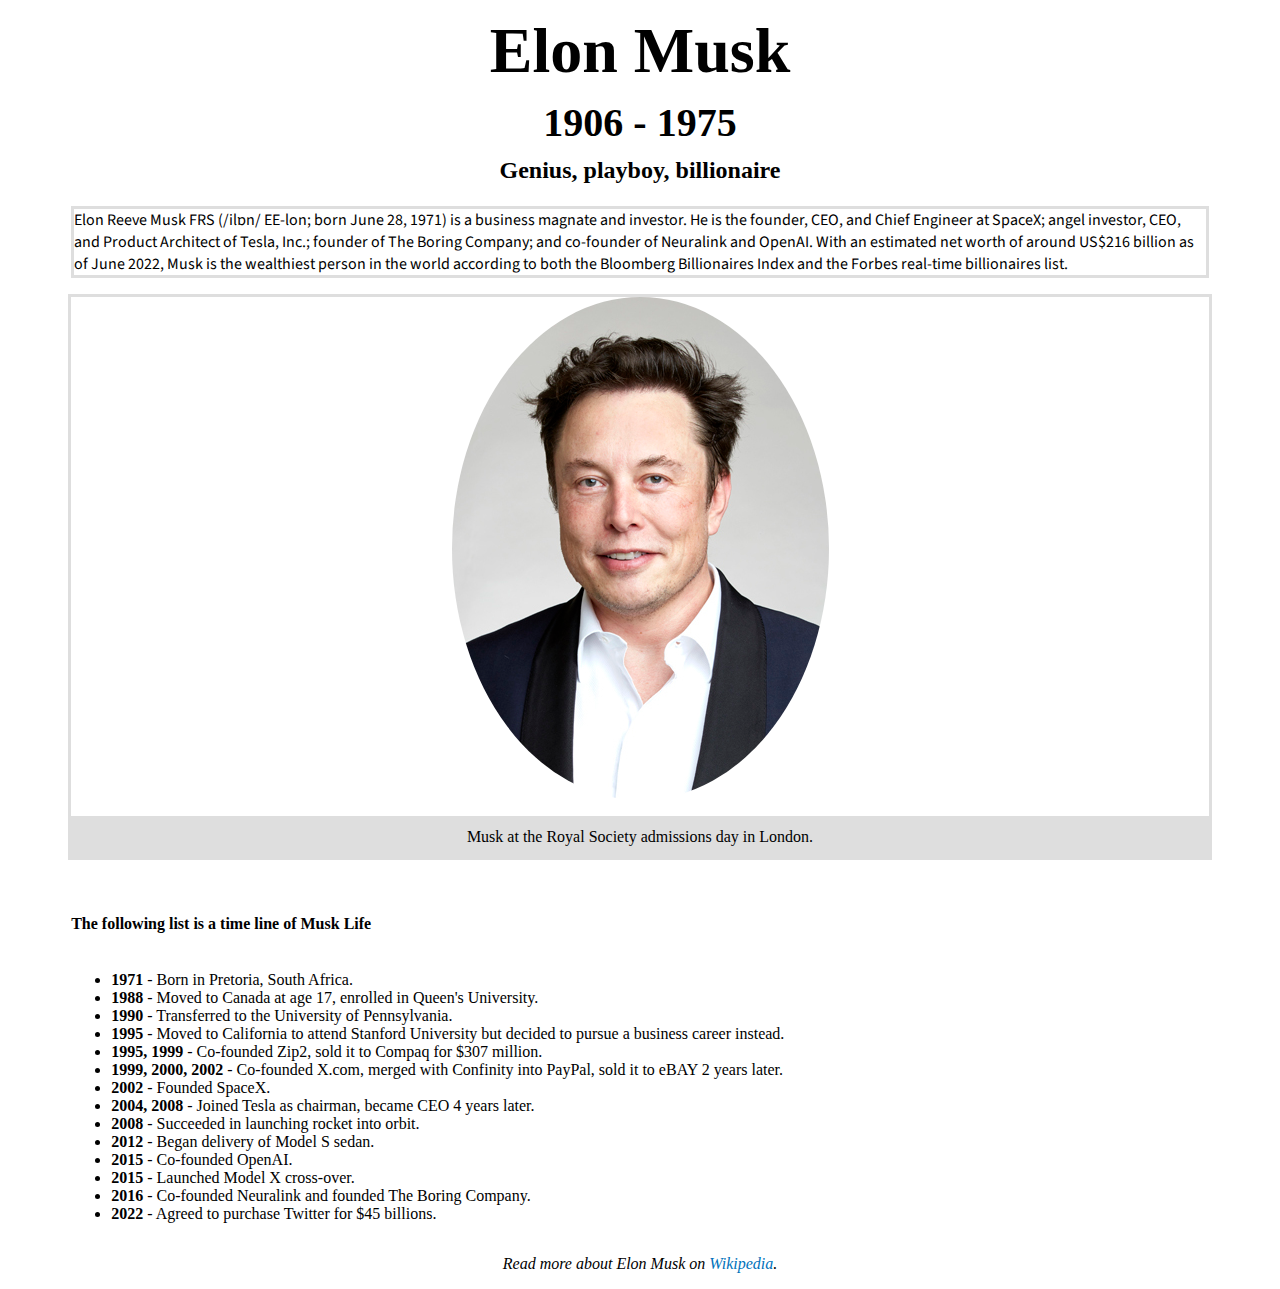
<file: Task_1.1/index.html>
<!DOCTYPE html>
<html>
  <head>
    <link rel="stylesheet" href="styles.css" />
    <link rel="preconnect" href="https://fonts.googleapis.com" />
    <link rel="preconnect" href="https://fonts.gstatic.com" crossorigin />
    <link
      href="https://fonts.googleapis.com/css2?family=Source+Sans+Pro:ital,wght@1,200;1,400&display=swap"
      rel="stylesheet"
    />
    <!-- Merge request update-->
  </head>

  <body>
    <div class="article">
      <h1 class="headline__title">Elon Musk</h1>
      <h3 class="headline__caption--large">1906 - 1975</h3>
      <h4 class="headline__caption--small">Genius, playboy, billionaire</h4>

      <p
        style="
          border: solid #dedede;
          font-family: 'Source Sans Pro', sans-serif;
        "
      >
        Elon Reeve Musk FRS (/ilɒn/ EE-lon; born June 28, 1971) is a business
        magnate and investor. He is the founder, CEO, and Chief Engineer at
        SpaceX; angel investor, CEO, and Product Architect of Tesla, Inc.;
        founder of The Boring Company; and co-founder of Neuralink and OpenAI.
        With an estimated net worth of around US$216 billion as of June 2022,
        Musk is the wealthiest person in the world according to both the
        Bloomberg Billionaires Index and the Forbes real-time billionaires list.
      </p>

      <section
        style="
          border: solid #dedede;
          width: 100%;
          display: flex;
          flex-direction: column;
          align-items: center;
        "
      >
        <img
          style="border-radius: 50%; max-width: 50%; height: auto"
          src="./images/ElonMusk.jpg"
        />
        <p
          style="
            width: 100%;
            background-color: #dedede;
            padding-top: 1%;
            padding-bottom: 1%;
            margin-bottom: 0;
            text-align: center;
          "
        >
          Musk at the Royal Society admissions day in London.
        </p>
      </section>

      <div class="timeline">
        <h4>The following list is a time line of Musk Life</h4>
        <ul class="timeline__table">
          <li><span>1971</span> - Born in Pretoria, South Africa.</li>
          <li>
            <span>1988</span>
            - Moved to Canada at age 17, enrolled in Queen's University.
          </li>
          <li>
            <span>1990</span> - Transferred to the University of Pennsylvania.
          </li>
          <li>
            <span>1995</span>
            - Moved to California to attend Stanford University but decided to
            pursue a business career instead.
          </li>
          <li>
            <span>1995, 1999</span>
            - Co-founded Zip2, sold it to Compaq for $307 million.
          </li>
          <li>
            <span>1999, 2000, 2002</span>
            - Co-founded X.com, merged with Confinity into PayPal, sold it to
            eBAY 2 years later.
          </li>
          <li><span>2002</span> - Founded SpaceX.</li>
          <li>
            <span>2004, 2008</span>
            - Joined Tesla as chairman, became CEO 4 years later.
          </li>
          <li><span>2008</span> - Succeeded in launching rocket into orbit.</li>
          <li><span>2012</span> - Began delivery of Model S sedan.</li>
          <li><span>2015</span> - Co-founded OpenAI.</li>
          <li><span>2015</span> - Launched Model X cross-over.</li>
          <li>
            <span>2016</span> - Co-founded Neuralink and founded The Boring
            Company.
          </li>
          <li>
            <span>2022</span> - Agreed to purchase Twitter for $45 billions.
          </li>
        </ul>
      </div>
    </div>
    <p style="font-style: italic; text-align: center">
      Read more about Elon Musk on
      <a class="link--external" href="https://en.wikipedia.org/wiki/Elon_Musk"
        >Wikipedia</a
      >.
    </p>
  </body>
</html>
</file>
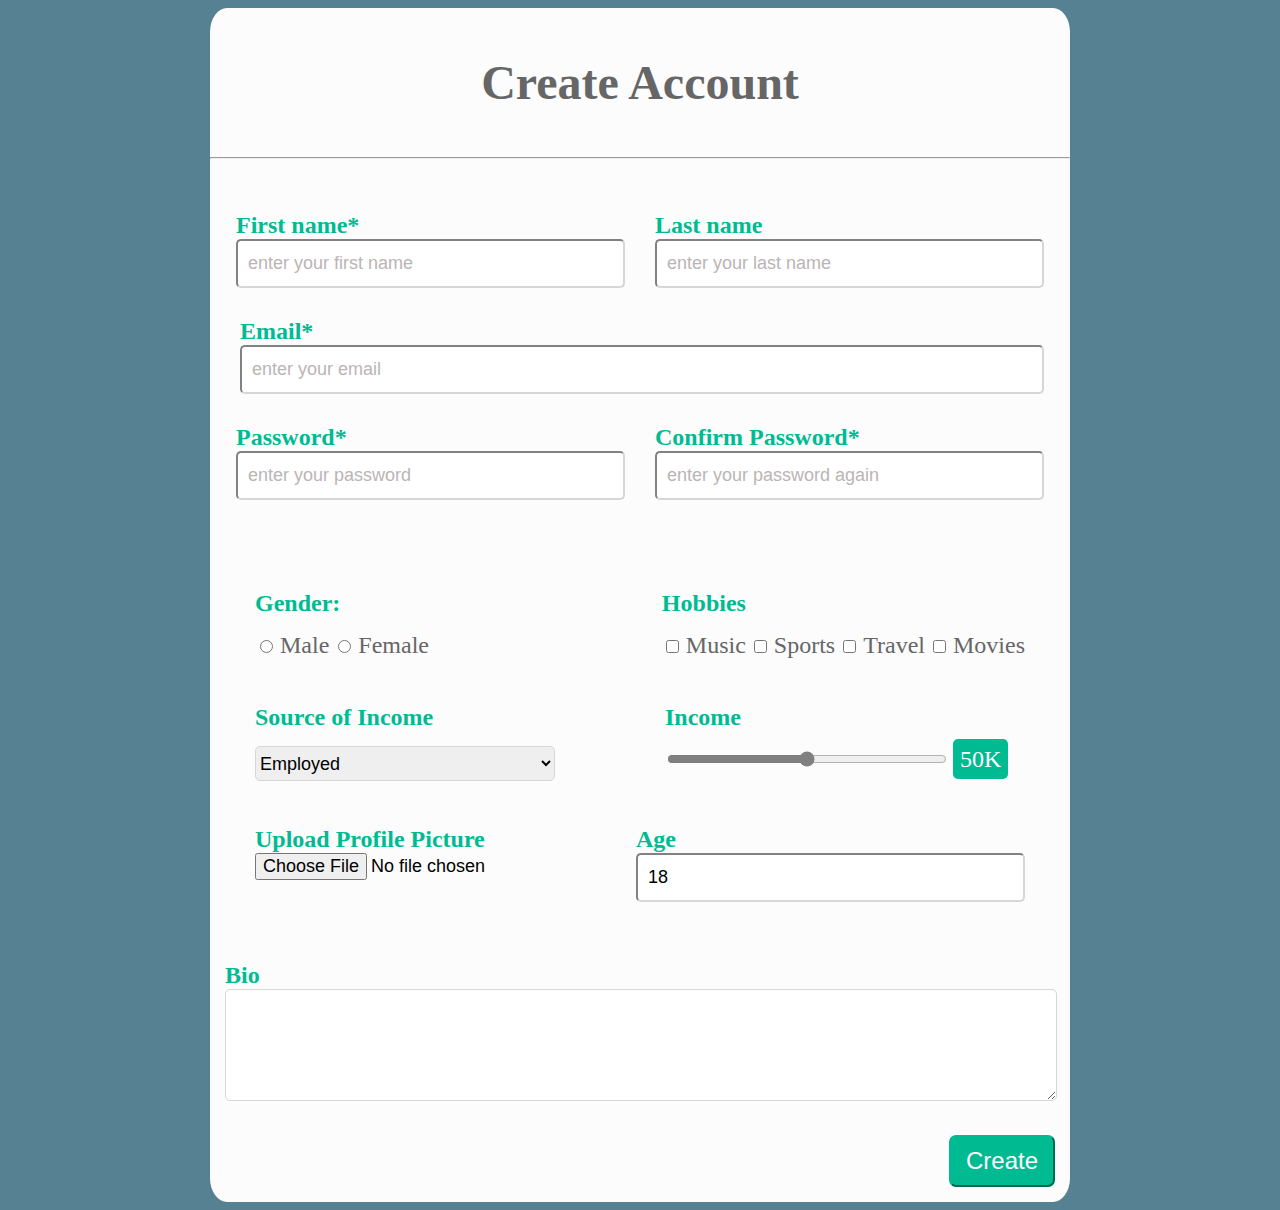
<file: Task_1.3/index.html>
<!DOCTYPE html>
<html>
  <head>
    <title>Form</title>
    <link rel="stylesheet" href="styles.css" />
    <meta charset="utf-8" />
  </head>

  <body>
    <form class="account-create">
      <div class="heading">
        <h1>Create Account</h1>
      </div>
      <hr />
      <section class="container">
        <div class="authorization-fields">
          <div class="names">
            <div>
              <label for="fname">First name*</label>
              <input
                type="text"
                id="fname"
                name="fname"
                placeholder="enter your first name"
              />
            </div>
            <div>
              <label for="lname">Last name</label>
              <input
                type="text"
                id="lname"
                name="lname"
                placeholder="enter your last name"
              />
            </div>
          </div>

          <div class="emails">
            <label for="email">Email*</label>
            <input
              type="text"
              id="email"
              name="email"
              placeholder="enter your email"
            />
          </div>

          <div class="passwords">
            <div>
              <label for="pass">Password*</label>
              <input
                type="password"
                id="pass"
                name="pass"
                placeholder="enter your password"
              />
            </div>
            <div>
              <label for="cpass">Confirm Password*</label>
              <input
                type="password"
                id="cpass"
                name="pass"
                placeholder="enter your password again"
              />
            </div>
          </div>
        </div>

        <div class="personal-info">
          <div class="miscellaneous">
            <div>
              <label>Gender:</label>
              <div class="break"></div>
              <input type="radio" id="male" name="sex" value="kek" />
              <label for="male">Male</label>
              <input type="radio" id="female" name="sex" value="kek" />
              <label for="female">Female</label>
            </div>
            <div>
              <label>Hobbies</label>
              <div class="break"></div>
              <input type="checkbox" id="hobby1" name="hobby1" value="kek" />
              <label for="hobby1">Music</label>
              <input type="checkbox" id="hobby2" name="hobby2" value="kek" />
              <label for="hobby2">Sports</label>
              <input type="checkbox" id="hobby3" name="hobby3" value="kek" />
              <label for="hobby3">Travel</label>
              <input type="checkbox" id="hobby4" name="hobby4" value="kek" />
              <label for="hobby4">Movies</label>
            </div>
          </div>

          <div class="income">
            <div>
              <label>Source of Income</label>
              <div class="break"></div>

              <select id="income" name="income">
                <option value="Employed">Employed</option>
                <option value="Scam">Scam</option>
              </select>
            </div>

            <div>
              <label>Income</label>
              <div class="break"></div>

              <form>
                <input
                  class="slider"
                  oninput="result.value=parseInt(a.value) + 'K'"
                  type="range"
                  id="a"
                  name="a"
                  value="50"
                />
                <output name="result">50K</output>
              </form>
            </div>
          </div>

          <div>
            <div>
              <label>Upload Profile Picture</label>
              <input class="input-file" type="file" id="file" name="file" />
            </div>
            <div>
              <label>Age</label>
              <input
                class="ageTxtBox"
                type="text"
                id="age"
                name="age"
                value="18"
              />
            </div>
          </div>
        </div>
        <div class="bio">
          <label>Bio</label>
          <textarea name="bio"> </textarea>
        </div>
        <div class="submit-button">
          <input type="submit" value="Create" />
        </div>
      </section>
    </form>
  </body>
</html>
</file>
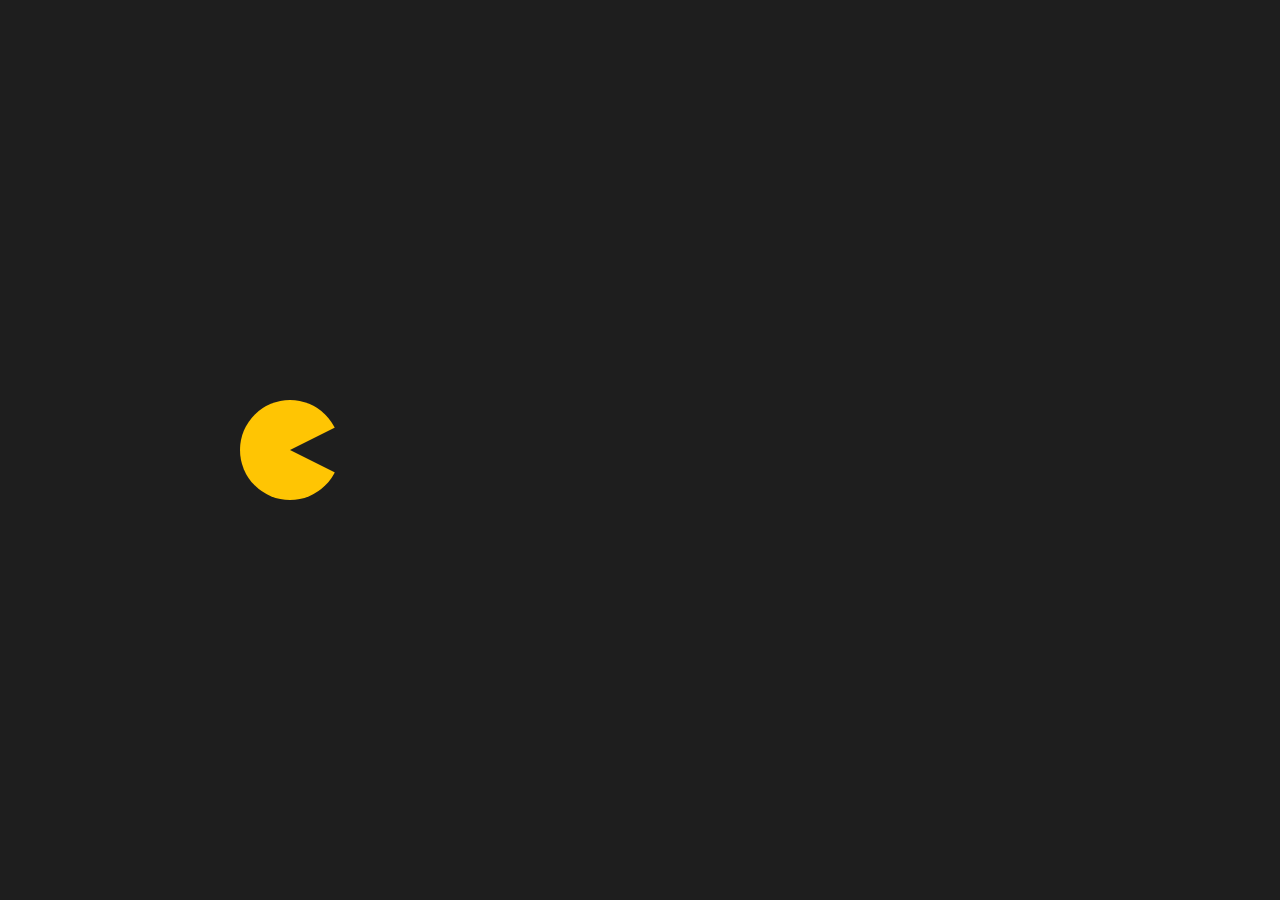
<file: Task_1.4/index.html>
<!DOCTYPE html>
<html>
  <head>
    <title>Animation</title>
    <link rel="stylesheet" href="styles.css" />
    <meta charset="utf-8" />
  </head>
  <body>
    <div class="container">
      <div class="pacman">
        <div class="pacman__mouth"></div>
      </div>
      <div>
        <div class="food"></div>
        <div class="food"></div>
        <div class="food"></div>
        <div class="food"></div>
        <div class="food"></div>
        <div class="food"></div>
        <div class="food"></div>
      </div>
    </div>
  </body>
</html>
</file>
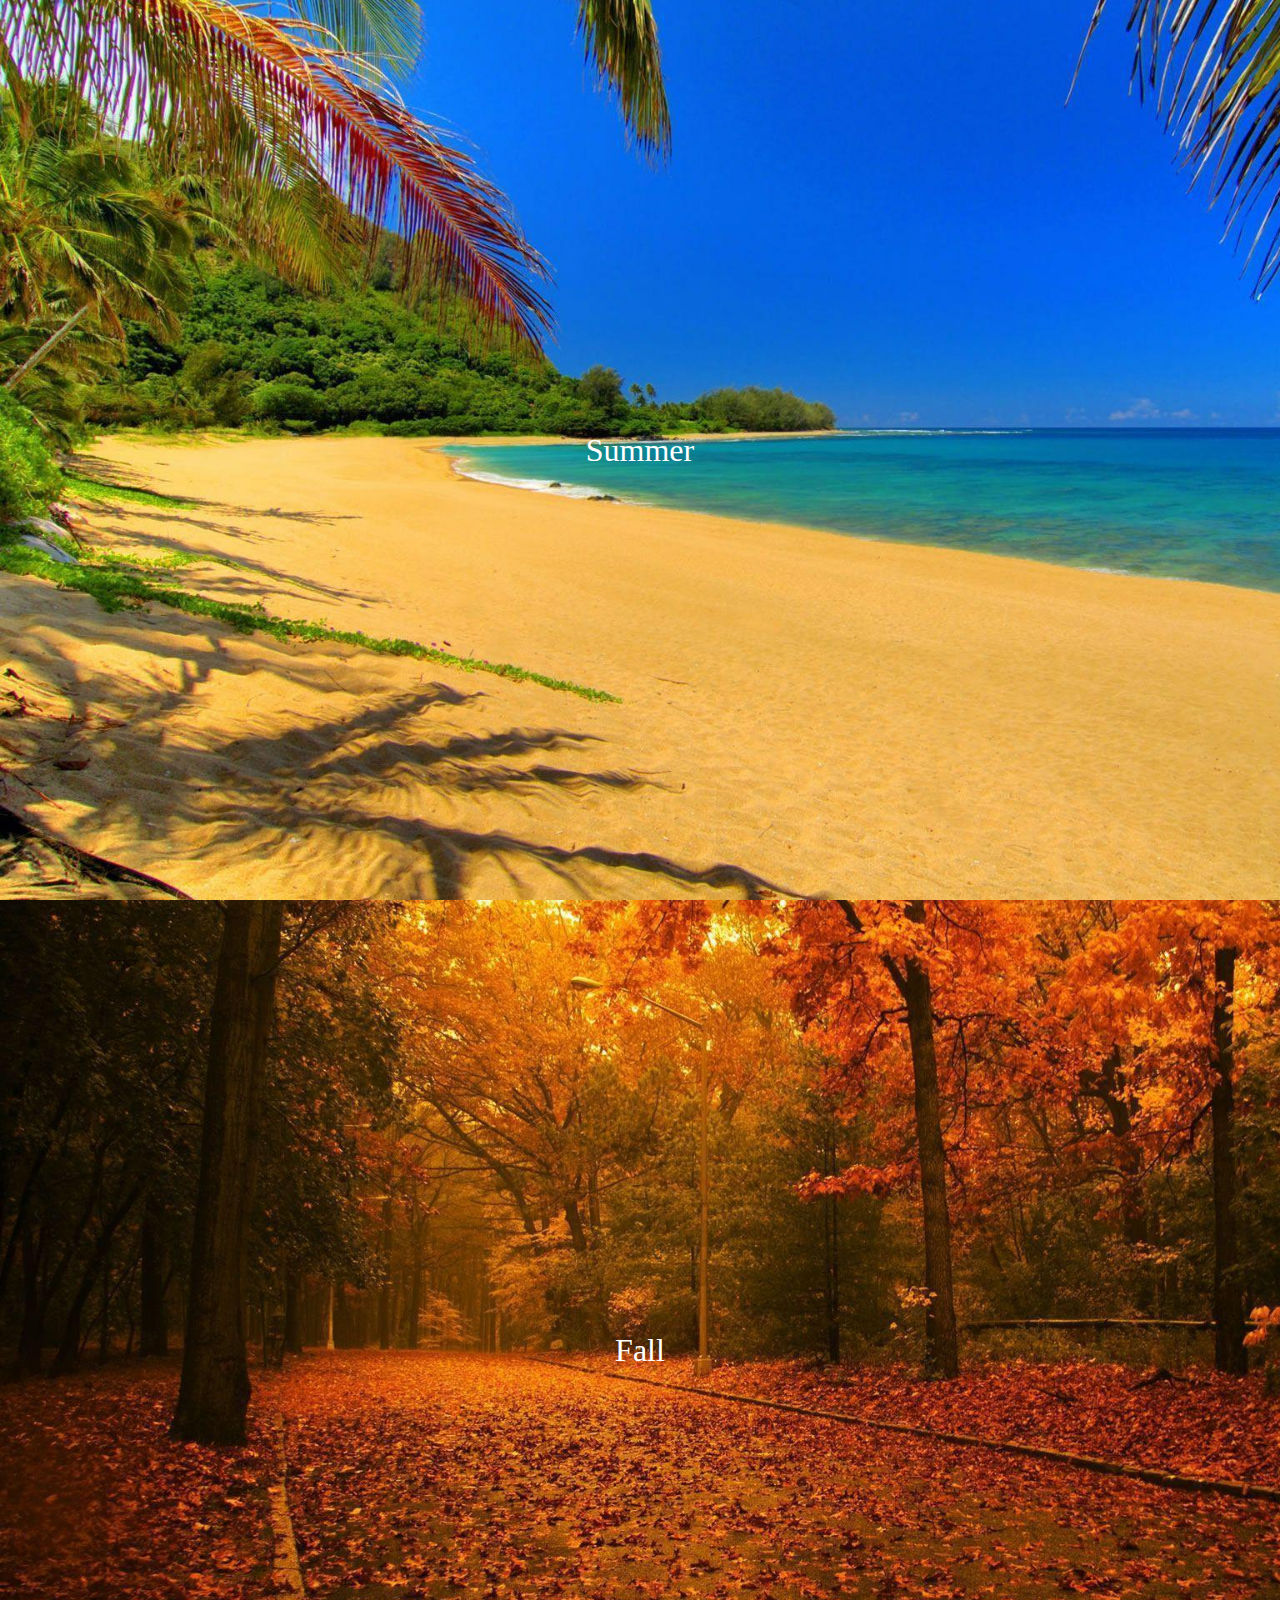
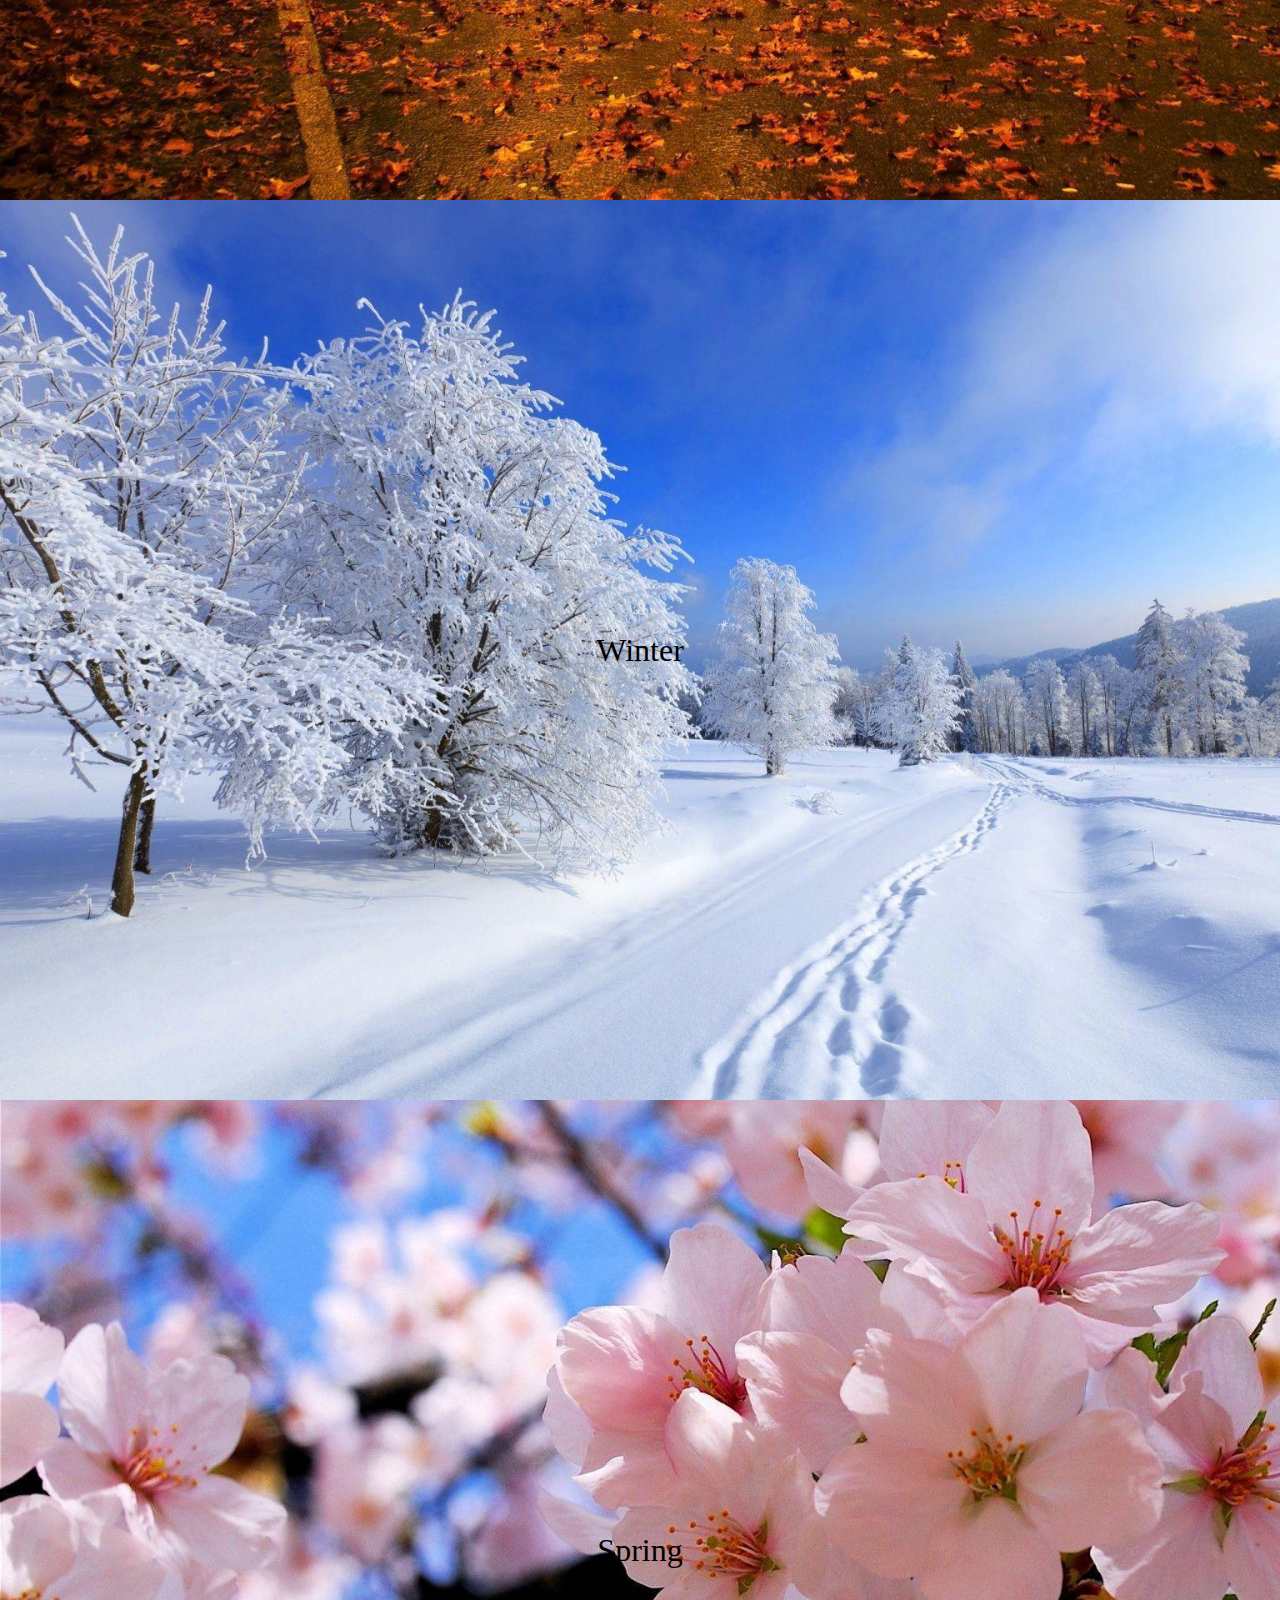
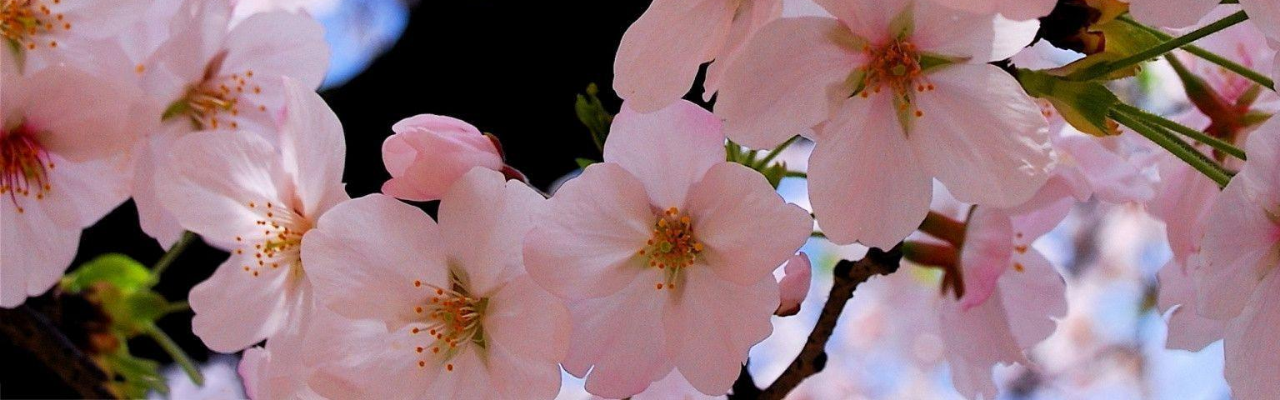
<file: Task_1.5/index.html>
<!DOCTYPE html>
<html>
  <head>
    <title>Parallax</title>
    <link rel="stylesheet" href="styles.css" />
    <meta charset="utf-8" />
  </head>
  <body>
    <div class="parallax">Summer</div>
    <div class="parallax">Fall</div>
    <div class="parallax">Winter</div>
    <div class="parallax">Spring</div>
  </body>
</html>
</file>
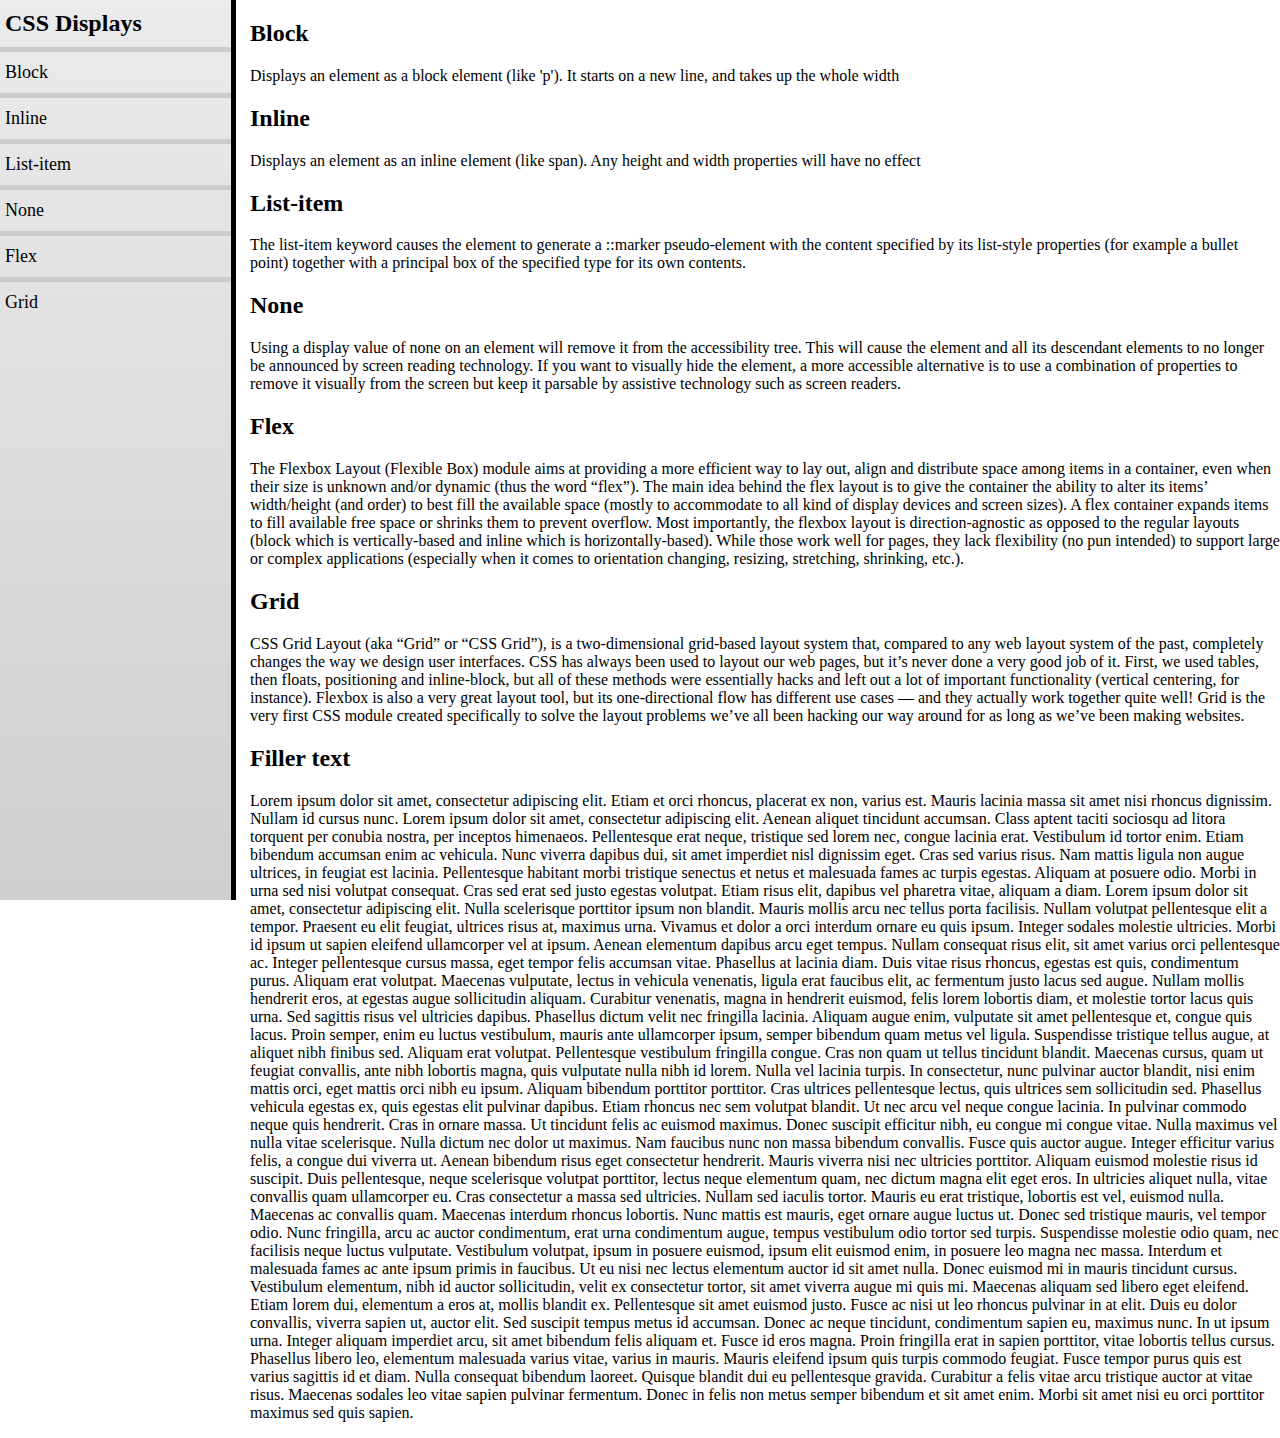
<file: Task_1.6/index.html>
<!DOCTYPE html>
<html>
  <head>
    <title>CSS Documentation</title>
    <link rel="stylesheet" href="styles.css" />
    <meta charset="utf-8" />
  </head>
  <body>
    <aside class="nav">
      <h2>CSS Displays</h2>
      <ul>
        <li><a href="#display-block">Block</a></li>
        <li><a href="#display-inline">Inline</a></li>
        <li><a href="#display-list-item">List-item</a></li>
        <li><a href="#display-none">None</a></li>
        <li><a href="#display-flex">Flex</a></li>
        <li><a href="#display-grid">Grid</a></li>
      </ul>
    </aside>
    <div class="content">
      <section>
        <h2 id="display-block">Block</h2>
        <p>
          Displays an element as a block element (like 'p'). It starts on a new
          line, and takes up the whole width
        </p>
      </section>
      <section>
        <h2 id="display-inline">Inline</h2>
        <p>
          Displays an element as an inline element (like span). Any height and
          width properties will have no effect
        </p>
      </section>
      <section>
        <h2 id="display-list-item">List-item</h2>
        <p>
          The list-item keyword causes the element to generate a ::marker
          pseudo-element with the content specified by its list-style properties
          (for example a bullet point) together with a principal box of the
          specified type for its own contents.
        </p>
      </section>
      <section id="display-none">
        <h2>None</h2>
        <p>
          Using a display value of none on an element will remove it from the
          accessibility tree. This will cause the element and all its descendant
          elements to no longer be announced by screen reading technology. If
          you want to visually hide the element, a more accessible alternative
          is to use a combination of properties to remove it visually from the
          screen but keep it parsable by assistive technology such as screen
          readers.
        </p>
      </section>
      <section>
        <h2 id="display-flex">Flex</h2>
        <p>
          The Flexbox Layout (Flexible Box) module aims at providing a more
          efficient way to lay out, align and distribute space among items in a
          container, even when their size is unknown and/or dynamic (thus the
          word “flex”). The main idea behind the flex layout is to give the
          container the ability to alter its items’ width/height (and order) to
          best fill the available space (mostly to accommodate to all kind of
          display devices and screen sizes). A flex container expands items to
          fill available free space or shrinks them to prevent overflow. Most
          importantly, the flexbox layout is direction-agnostic as opposed to
          the regular layouts (block which is vertically-based and inline which
          is horizontally-based). While those work well for pages, they lack
          flexibility (no pun intended) to support large or complex applications
          (especially when it comes to orientation changing, resizing,
          stretching, shrinking, etc.).
        </p>
      </section>
      <section id="display-grid">
        <h2>Grid</h2>
        <p>
          CSS Grid Layout (aka “Grid” or “CSS Grid”), is a two-dimensional
          grid-based layout system that, compared to any web layout system of
          the past, completely changes the way we design user interfaces. CSS
          has always been used to layout our web pages, but it’s never done a
          very good job of it. First, we used tables, then floats, positioning
          and inline-block, but all of these methods were essentially hacks and
          left out a lot of important functionality (vertical centering, for
          instance). Flexbox is also a very great layout tool, but its
          one-directional flow has different use cases — and they actually work
          together quite well! Grid is the very first CSS module created
          specifically to solve the layout problems we’ve all been hacking our
          way around for as long as we’ve been making websites.
        </p>
      </section>
      <section>
        <h2>Filler text</h2>
        <p>
          Lorem ipsum dolor sit amet, consectetur adipiscing elit. Etiam et orci
          rhoncus, placerat ex non, varius est. Mauris lacinia massa sit amet
          nisi rhoncus dignissim. Nullam id cursus nunc. Lorem ipsum dolor sit
          amet, consectetur adipiscing elit. Aenean aliquet tincidunt accumsan.
          Class aptent taciti sociosqu ad litora torquent per conubia nostra,
          per inceptos himenaeos. Pellentesque erat neque, tristique sed lorem
          nec, congue lacinia erat. Vestibulum id tortor enim. Etiam bibendum
          accumsan enim ac vehicula. Nunc viverra dapibus dui, sit amet
          imperdiet nisl dignissim eget. Cras sed varius risus. Nam mattis
          ligula non augue ultrices, in feugiat est lacinia. Pellentesque
          habitant morbi tristique senectus et netus et malesuada fames ac
          turpis egestas. Aliquam at posuere odio. Morbi in urna sed nisi
          volutpat consequat. Cras sed erat sed justo egestas volutpat. Etiam
          risus elit, dapibus vel pharetra vitae, aliquam a diam. Lorem ipsum
          dolor sit amet, consectetur adipiscing elit. Nulla scelerisque
          porttitor ipsum non blandit. Mauris mollis arcu nec tellus porta
          facilisis. Nullam volutpat pellentesque elit a tempor. Praesent eu
          elit feugiat, ultrices risus at, maximus urna. Vivamus et dolor a orci
          interdum ornare eu quis ipsum. Integer sodales molestie ultricies.
          Morbi id ipsum ut sapien eleifend ullamcorper vel at ipsum. Aenean
          elementum dapibus arcu eget tempus. Nullam consequat risus elit, sit
          amet varius orci pellentesque ac. Integer pellentesque cursus massa,
          eget tempor felis accumsan vitae. Phasellus at lacinia diam. Duis
          vitae risus rhoncus, egestas est quis, condimentum purus. Aliquam erat
          volutpat. Maecenas vulputate, lectus in vehicula venenatis, ligula
          erat faucibus elit, ac fermentum justo lacus sed augue. Nullam mollis
          hendrerit eros, at egestas augue sollicitudin aliquam. Curabitur
          venenatis, magna in hendrerit euismod, felis lorem lobortis diam, et
          molestie tortor lacus quis urna. Sed sagittis risus vel ultricies
          dapibus. Phasellus dictum velit nec fringilla lacinia. Aliquam augue
          enim, vulputate sit amet pellentesque et, congue quis lacus. Proin
          semper, enim eu luctus vestibulum, mauris ante ullamcorper ipsum,
          semper bibendum quam metus vel ligula. Suspendisse tristique tellus
          augue, at aliquet nibh finibus sed. Aliquam erat volutpat.
          Pellentesque vestibulum fringilla congue. Cras non quam ut tellus
          tincidunt blandit. Maecenas cursus, quam ut feugiat convallis, ante
          nibh lobortis magna, quis vulputate nulla nibh id lorem. Nulla vel
          lacinia turpis. In consectetur, nunc pulvinar auctor blandit, nisi
          enim mattis orci, eget mattis orci nibh eu ipsum. Aliquam bibendum
          porttitor porttitor. Cras ultrices pellentesque lectus, quis ultrices
          sem sollicitudin sed. Phasellus vehicula egestas ex, quis egestas elit
          pulvinar dapibus. Etiam rhoncus nec sem volutpat blandit. Ut nec arcu
          vel neque congue lacinia. In pulvinar commodo neque quis hendrerit.
          Cras in ornare massa. Ut tincidunt felis ac euismod maximus. Donec
          suscipit efficitur nibh, eu congue mi congue vitae. Nulla maximus vel
          nulla vitae scelerisque. Nulla dictum nec dolor ut maximus. Nam
          faucibus nunc non massa bibendum convallis. Fusce quis auctor augue.
          Integer efficitur varius felis, a congue dui viverra ut. Aenean
          bibendum risus eget consectetur hendrerit. Mauris viverra nisi nec
          ultricies porttitor. Aliquam euismod molestie risus id suscipit. Duis
          pellentesque, neque scelerisque volutpat porttitor, lectus neque
          elementum quam, nec dictum magna elit eget eros. In ultricies aliquet
          nulla, vitae convallis quam ullamcorper eu. Cras consectetur a massa
          sed ultricies. Nullam sed iaculis tortor. Mauris eu erat tristique,
          lobortis est vel, euismod nulla. Maecenas ac convallis quam. Maecenas
          interdum rhoncus lobortis. Nunc mattis est mauris, eget ornare augue
          luctus ut. Donec sed tristique mauris, vel tempor odio. Nunc
          fringilla, arcu ac auctor condimentum, erat urna condimentum augue,
          tempus vestibulum odio tortor sed turpis. Suspendisse molestie odio
          quam, nec facilisis neque luctus vulputate. Vestibulum volutpat, ipsum
          in posuere euismod, ipsum elit euismod enim, in posuere leo magna nec
          massa. Interdum et malesuada fames ac ante ipsum primis in faucibus.
          Ut eu nisi nec lectus elementum auctor id sit amet nulla. Donec
          euismod mi in mauris tincidunt cursus. Vestibulum elementum, nibh id
          auctor sollicitudin, velit ex consectetur tortor, sit amet viverra
          augue mi quis mi. Maecenas aliquam sed libero eget eleifend. Etiam
          lorem dui, elementum a eros at, mollis blandit ex. Pellentesque sit
          amet euismod justo. Fusce ac nisi ut leo rhoncus pulvinar in at elit.
          Duis eu dolor convallis, viverra sapien ut, auctor elit. Sed suscipit
          tempus metus id accumsan. Donec ac neque tincidunt, condimentum sapien
          eu, maximus nunc. In ut ipsum urna. Integer aliquam imperdiet arcu,
          sit amet bibendum felis aliquam et. Fusce id eros magna. Proin
          fringilla erat in sapien porttitor, vitae lobortis tellus cursus.
          Phasellus libero leo, elementum malesuada varius vitae, varius in
          mauris. Mauris eleifend ipsum quis turpis commodo feugiat. Fusce
          tempor purus quis est varius sagittis id et diam. Nulla consequat
          bibendum laoreet. Quisque blandit dui eu pellentesque gravida.
          Curabitur a felis vitae arcu tristique auctor at vitae risus. Maecenas
          sodales leo vitae sapien pulvinar fermentum. Donec in felis non metus
          semper bibendum et sit amet enim. Morbi sit amet nisi eu orci
          porttitor maximus sed quis sapien.
        </p>
      </section>
    </div>
  </body>
</html>
</file>
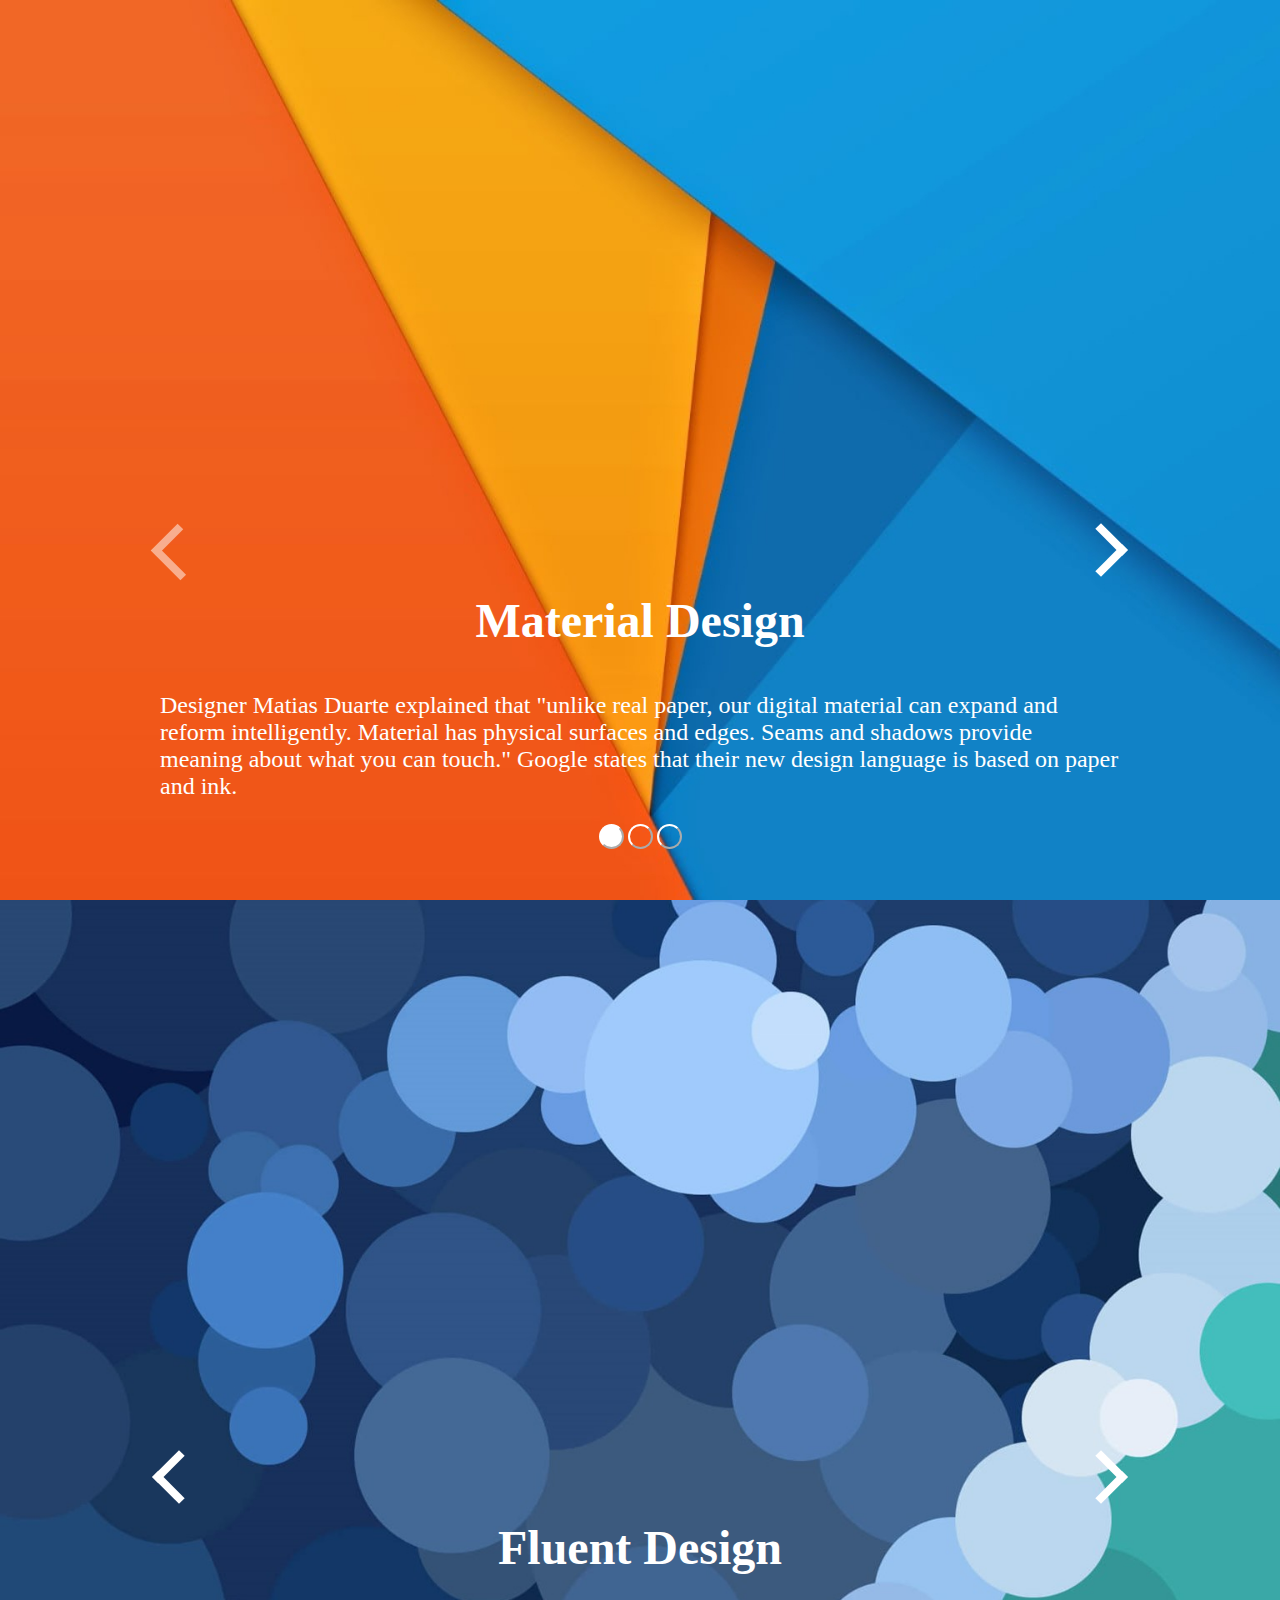
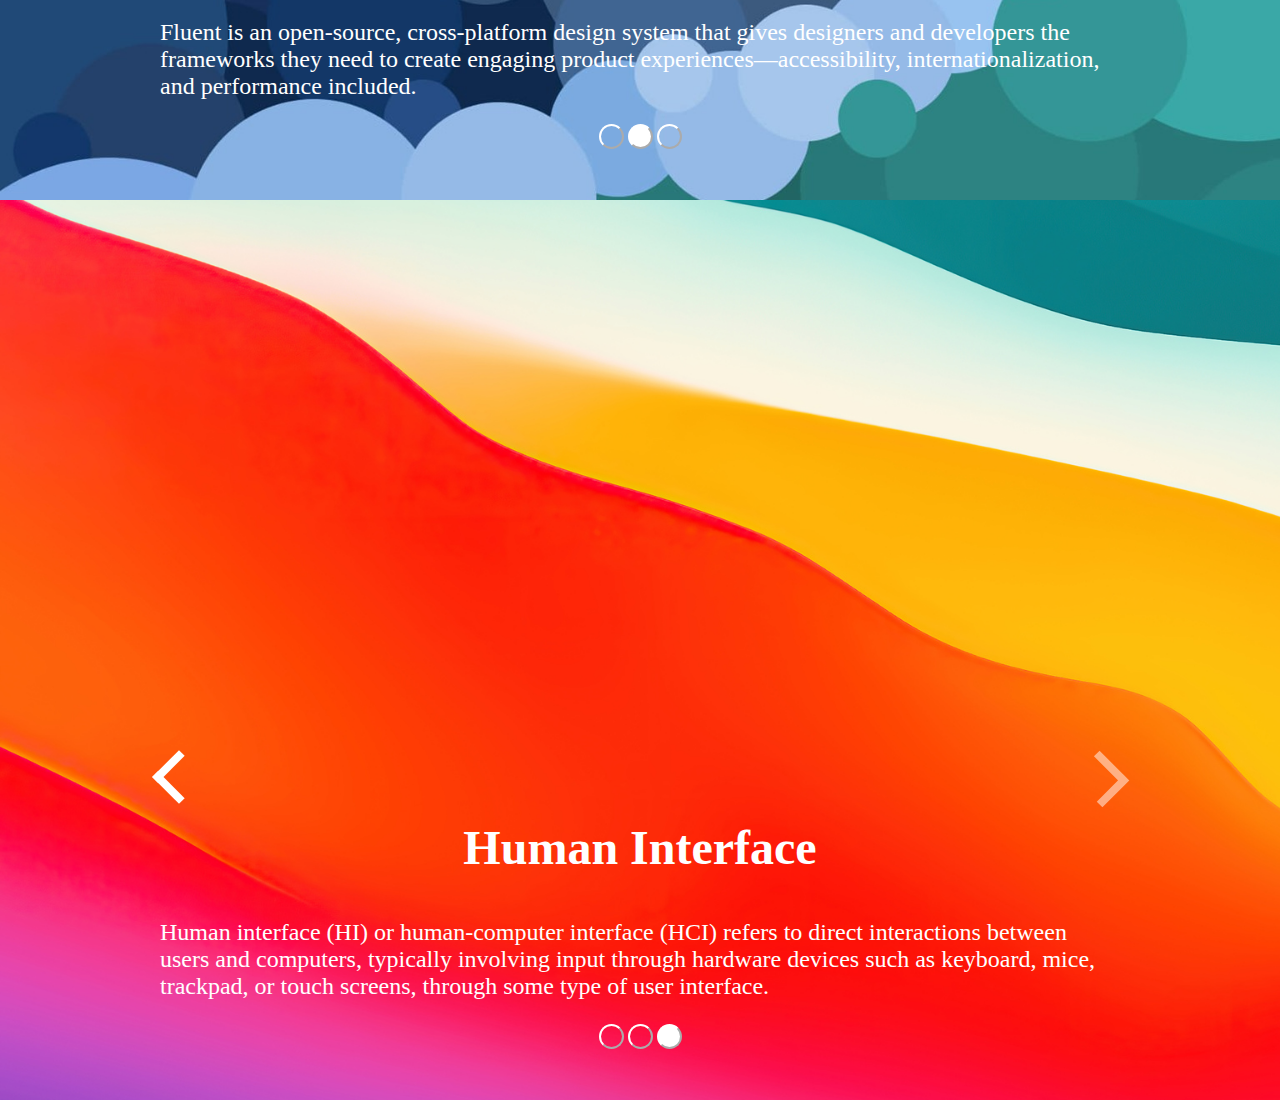
<file: Task_1.7/index.html>
<!DOCTYPE html>
<html>
  <head>
    <link rel="stylesheet" href="styles.css" />
    <title>Carousel</title>
    <meta charset="utf-8" />
  </head>
  <body>
    <section class="slide" id="slide--first">
      <aside class="nav-arrows">
        <p class="arrow left"></p>
        <a href="#slide--second"><p class="arrow right"></p></a>
      </aside>

      <article class="article">
        <h1>Material Design</h1>
        <p>
          Designer Matias Duarte explained that "unlike real paper, our digital
          material can expand and reform intelligently. Material has physical
          surfaces and edges. Seams and shadows provide meaning about what you
          can touch." Google states that their new design language is based on
          paper and ink.
        </p>
      </article>

      <aside class="nav-bullets">
        <a href="#slide--first"><button class="slide-button"></button></a>
        <a href="#slide--second"><button class="slide-button"></button></a>
        <a href="#slide--third"><button class="slide-button"></button></a>
      </aside>
    </section>

    <section class="slide" id="slide--second">
      <aside class="nav-arrows">
        <a href="#slide--first"><p class="arrow left"></p></a>

        <a href="#slide--third"><p class="arrow right"></p></a>
      </aside>

      <article class="article">
        <h1>Fluent Design</h1>
        <p>
          Fluent is an open-source, cross-platform design system that gives
          designers and developers the frameworks they need to create engaging
          product experiences—accessibility, internationalization, and
          performance included.
        </p>
      </article>

      <aside class="nav-bullets">
        <a href="#slide--first"><button class="slide-button"></button></a>
        <a href="#slide--second"><button class="slide-button"></button></a>
        <a href="#slide--third"><button class="slide-button"></button></a>
      </aside>
    </section>

    <section class="slide" id="slide--third">
      <aside class="nav-arrows">
        <a href="#slide--second"><p class="arrow left"></p></a>
        <p class="arrow right"></p>
      </aside>

      <article class="article">
        <h1>Human Interface</h1>
        <p>
          Human interface (HI) or human-computer interface (HCI) refers to
          direct interactions between users and computers, typically involving
          input through hardware devices such as keyboard, mice, trackpad, or
          touch screens, through some type of user interface.
        </p>
      </article>

      <aside class="nav-bullets">
        <a href="#slide--first"><button class="slide-button"></button></a>
        <a href="#slide--second"><button class="slide-button"></button></a>
        <a href="#slide--third"><button class="slide-button"></button></a>
      </aside>
    </section>
  </body>
</html>
</file>
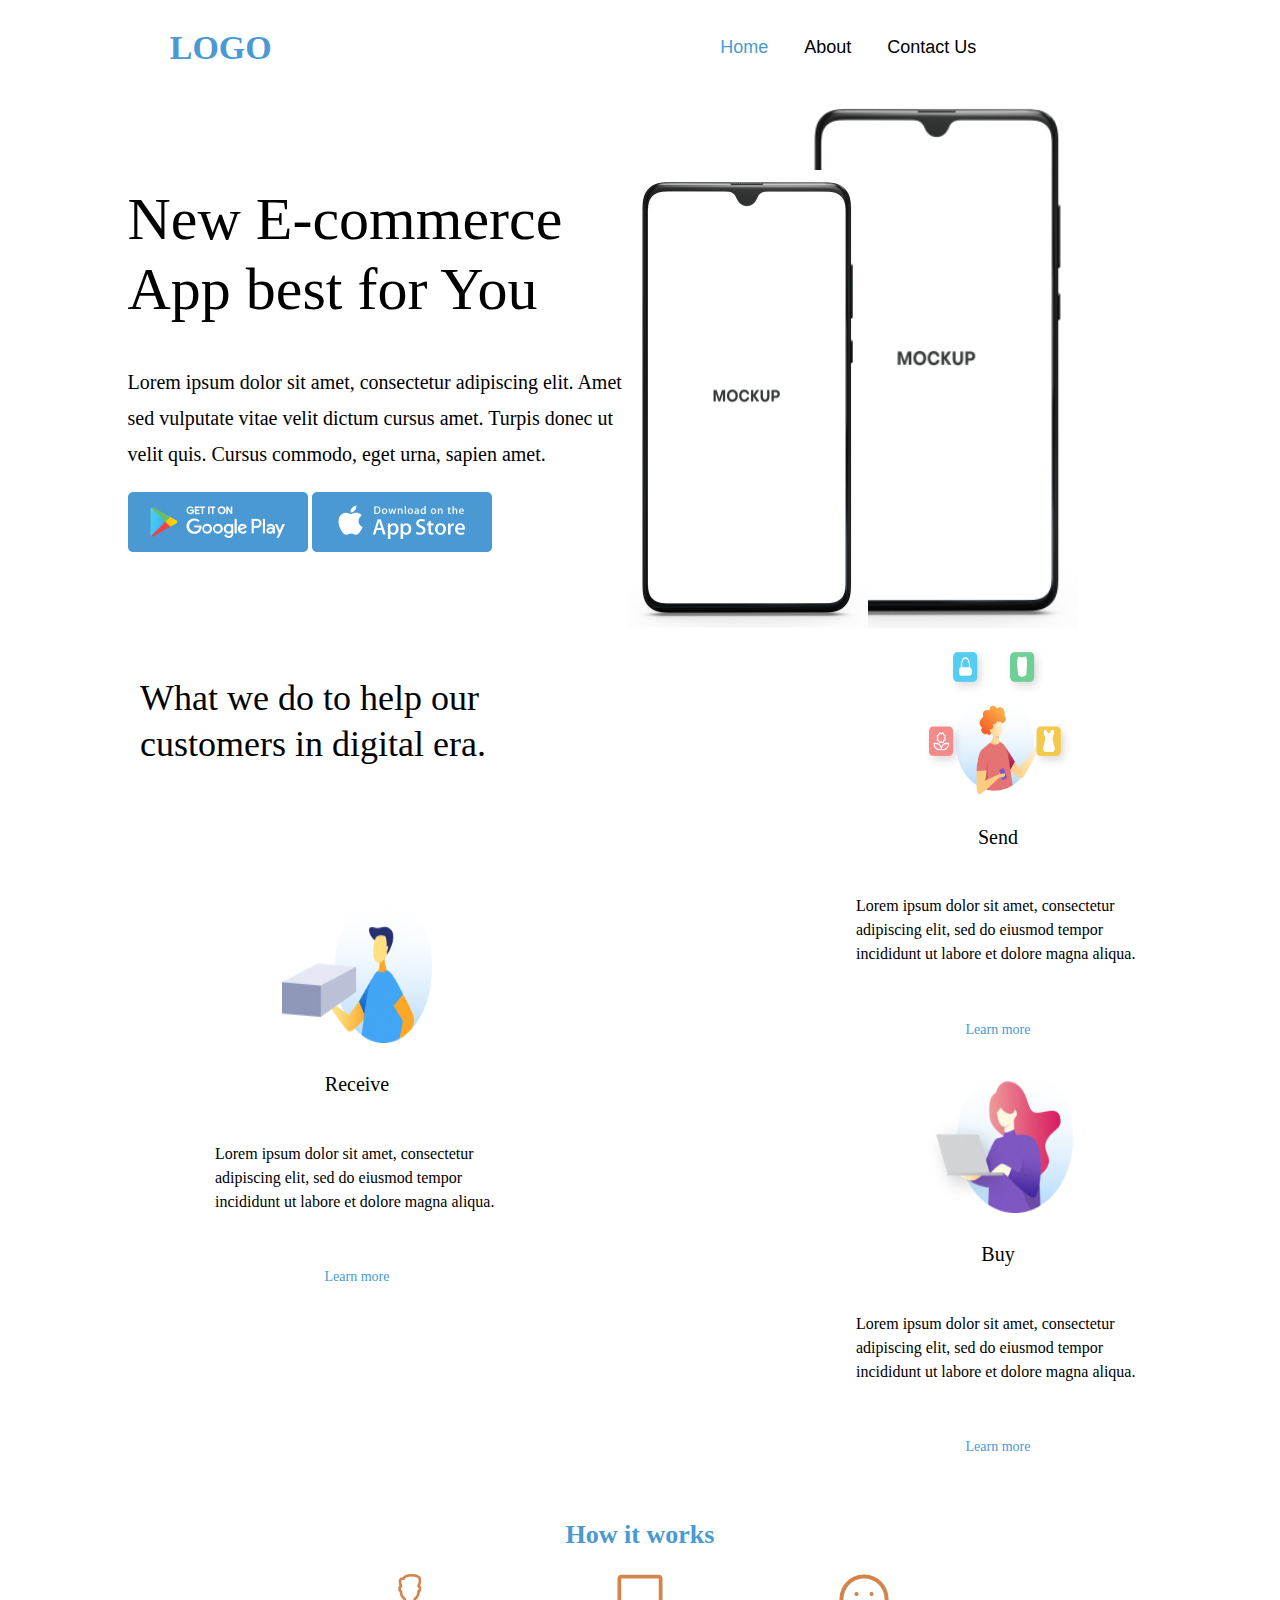
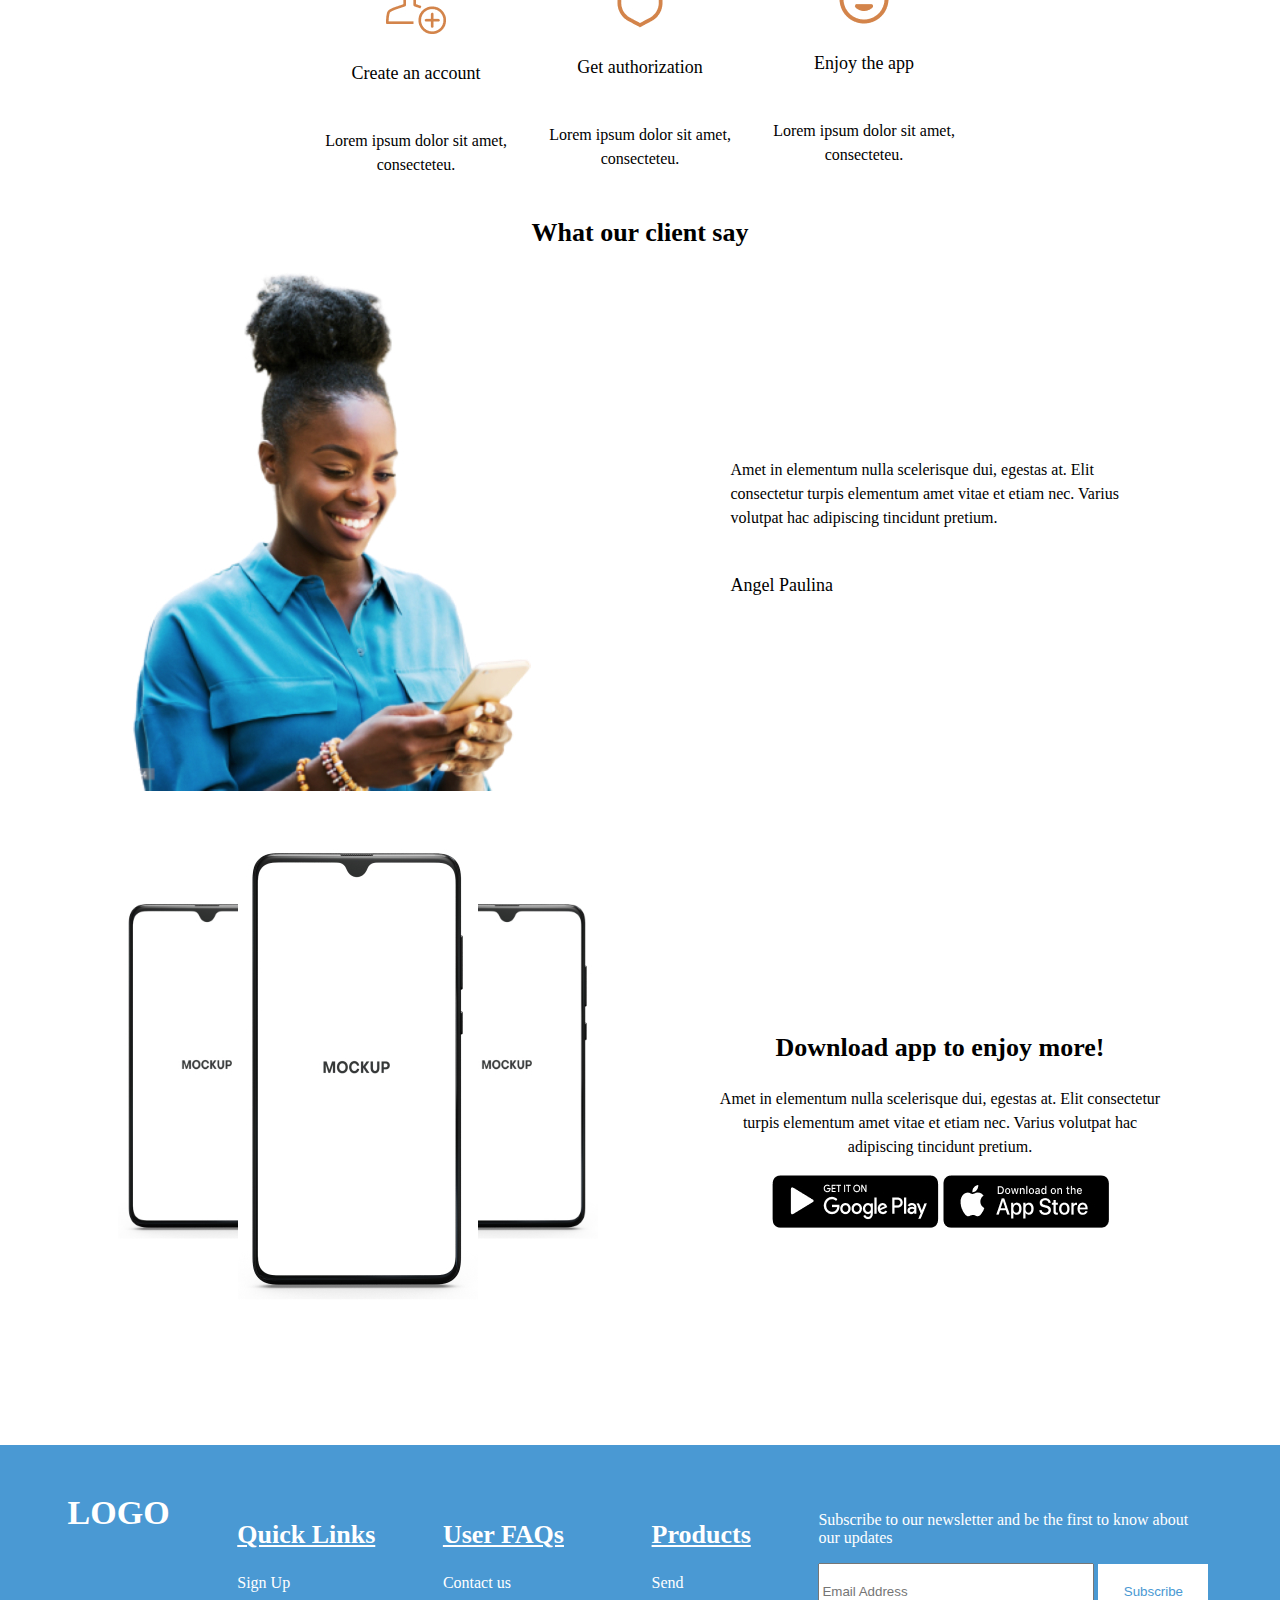
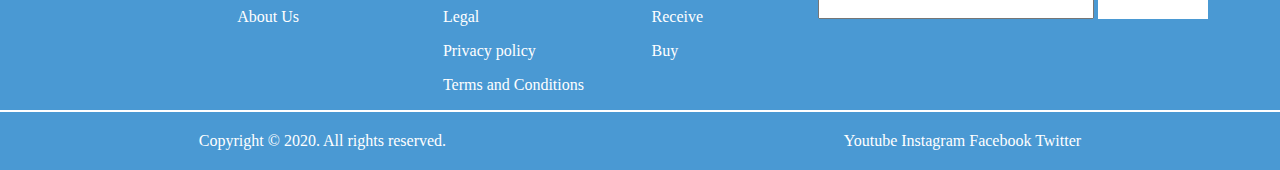
<file: Task_1.8/index.html>
<!DOCTYPE html>
<html>
  <head>
    <title>Figma page</title>
    <link rel="stylesheet" href="css/index.css" />
    <meta charset="utf-8" />
  </head>
  <body>
    <div class="home">
      <section class="intro">
        <nav class="nav">
          <span class="logo">LOGO</span>
          <div class="buttons">
            <button class="nav-button">Home</button>
            <button class="nav-button">About</button>
            <button class="nav-button">Contact Us</button>
          </div>
        </nav>
        <div class="content">
          <div class="article">
            <h1 class="h1">New E-commerce App best for You</h1>
            <p class="paragraph--large">
              Lorem ipsum dolor sit amet, consectetur adipiscing elit. Amet sed
              vulputate vitae velit dictum cursus amet. Turpis donec ut velit
              quis. Cursus commodo, eget urna, sapien amet.
            </p>
            <div class="download-buttons">
              <img
                class="image"
                src="images/buttons-download/google-play--blue.jpg"
              />
              <img
                class="image"
                src="images/buttons-download/app-store--blue.jpg"
              />
            </div>
          </div>
          <div class="mockup-images">
            <img class="image" src="images/mockup.jpg" />
            <img class="image" src="images/mockup.jpg" />
          </div>
        </div>
      </section>

      <section class="use-cases">
        <div class="section">
          <h2 class="h2">What we do to help our customers in digital era.</h2>
          <article class="article">
            <img class="image" src="images/customers/receive.jpg" />
            <h4 class="h4">Receive</h4>
            <p class="paragraph">
              Lorem ipsum dolor sit amet, consectetur adipiscing elit, sed do
              eiusmod tempor incididunt ut labore et dolore magna aliqua.
            </p>
            <h6 class="h6">Learn more</h6>
          </article>
        </div>

        <div class="section">
          <article class="article">
            <img class="image" src="images/customers/send.jpg" />
            <h4 class="h4">Send</h4>
            <p class="paragraph">
              Lorem ipsum dolor sit amet, consectetur adipiscing elit, sed do
              eiusmod tempor incididunt ut labore et dolore magna aliqua.
            </p>
            <h6 class="h6">Learn more</h6>
          </article>
          <article class="article">
            <img class="image" src="images/customers/buy.jpg" />
            <h4 class="h4">Buy</h4>
            <p class="paragraph">
              Lorem ipsum dolor sit amet, consectetur adipiscing elit, sed do
              eiusmod tempor incididunt ut labore et dolore magna aliqua.
            </p>
            <h6 class="h6">Learn more</h6>
          </article>
        </div>
      </section>

      <section class="set-up">
        <h3 class="h3">How it works</h3>
        <div class="container">
          <article class="article">
            <img src="images/avatar-add.jpg" />
            <h5 class="h5">Create an account</h5>
            <p class="paragraph">Lorem ipsum dolor sit amet, consecteteu.</p>
          </article>
          <article class="article">
            <img src="images/shield.jpg" />
            <h5 class="h5">Get authorization</h5>
            <p class="paragraph">Lorem ipsum dolor sit amet, consecteteu.</p>
          </article>
          <article class="article">
            <img src="images/face-smile.jpg" />
            <h5 class="h5">Enjoy the app</h5>
            <p class="paragraph">Lorem ipsum dolor sit amet, consecteteu.</p>
          </article>
        </div>
      </section>

      <section class="feedback">
        <h3 class="h3">What our client say</h3>
        <div class="container">
          <div><img src="images/client.jpg" /></div>
          <article class="article">
            <p class="paragraph">
              Amet in elementum nulla scelerisque dui, egestas at. Elit
              consectetur turpis elementum amet vitae et etiam nec. Varius
              volutpat hac adipiscing tincidunt pretium.
            </p>
            <h5 class="h5">Angel Paulina</h5>
          </article>
        </div>
      </section>

      <section class="download">
        <div class="mockup-images">
          <img class="image" src="images/mockup.jpg" />
          <img class="image" src="images/mockup.jpg" />
          <img class="image" src="images/mockup.jpg" />
        </div>
        <article class="article">
          <h3 class="h3">Download app to enjoy more!</h3>
          <p class="paragraph">
            Amet in elementum nulla scelerisque dui, egestas at. Elit
            consectetur turpis elementum amet vitae et etiam nec. Varius
            volutpat hac adipiscing tincidunt pretium.
          </p>
          <div class="download-buttons">
            <img src="images/buttons-download/google-play--black.jpg" />
            <img src="images/buttons-download/app-store--black.jpg" />
          </div>
        </article>
      </section>

      <section class="footer">
        <div class="container">
          <span class="logo">LOGO</span>
          <div class="nav-category">
            <h3 class="h3">Quick Links</h3>
            <p>Sign Up</p>
            <p>About Us</p>
          </div>
          <div class="nav-category">
            <h3 class="h3">User FAQs</h3>
            <p>Contact us</p>
            <p>Legal</p>
            <p>Privacy policy</p>
            <p>Terms and Conditions</p>
          </div>
          <div class="nav-category">
            <h3 class="h3">Products</h3>
            <p>Send</p>
            <p>Receive</p>
            <p>Buy</p>
          </div>
          <form class="news-sub">
            <p>
              Subscribe to our newsletter and be the first to know about our
              updates
            </p>
            <input
              class="input-email"
              type="email"
              placeholder="Email Address"
            />
            <button class="button">Subscribe</button>
          </form>
        </div>
        <div class="footer-footer">
          <span>Copyright © 2020. All rights reserved.</span>
          <div class="nav">
            <span>Youtube</span>
            <span>Instagram</span>
            <span>Facebook</span>
            <span>Twitter</span>
          </div>
        </div>
      </section>
    </div>
  </body>
</html>
</file>
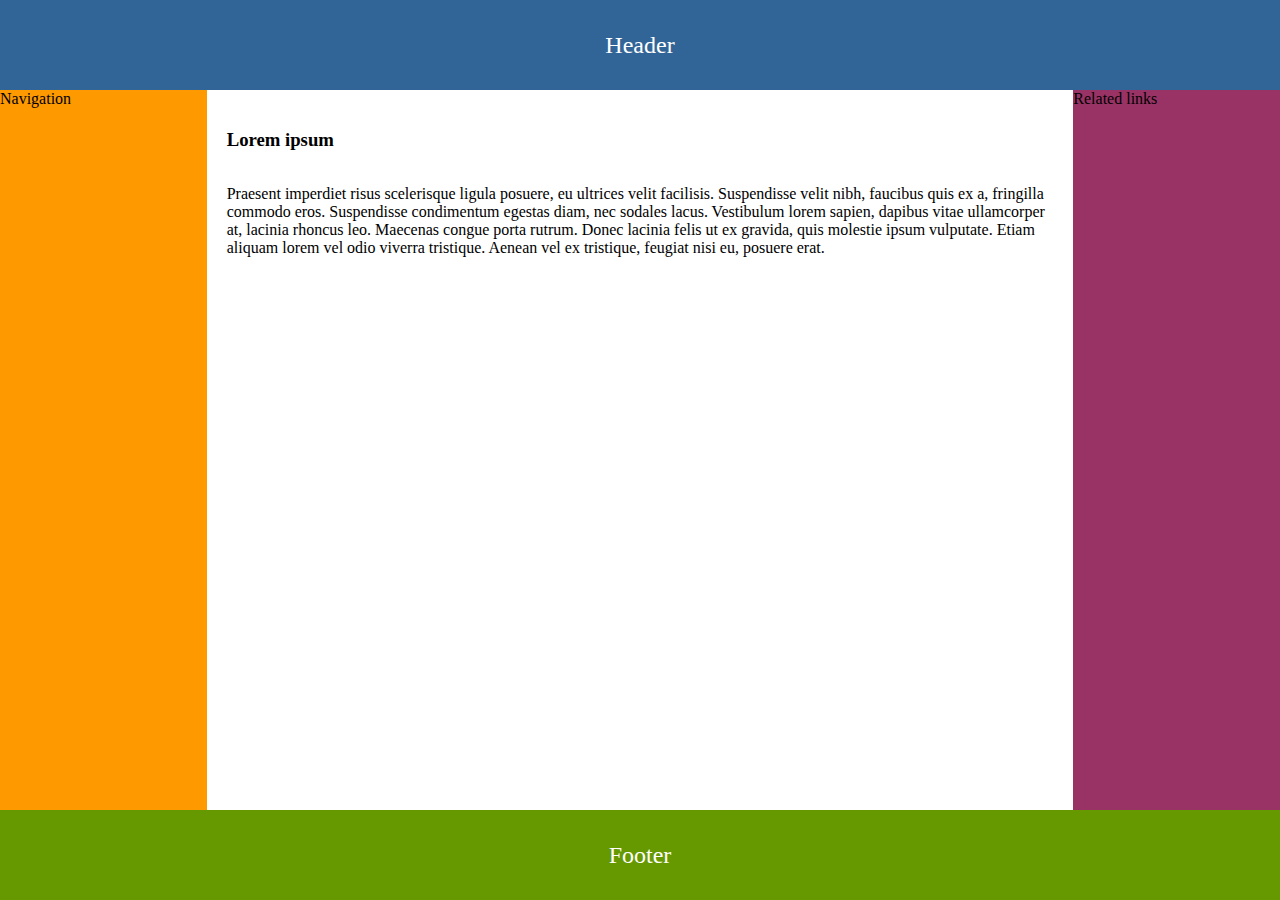
<file: Task_1.2/Flex/index.html>
<!DOCTYPE html>
<html>
  <head>
    <link rel="stylesheet" href="styles.css" />
    <meta charset="utf-8" />
    <title>Flex</title>
  </head>
  <header class="header">Header</header>

  <body class="flex-container__body">
    <div class="flex-container__content">
      <nav class="nav">Navigation</nav>
      <div class="flex-container__article">
        <h3>Lorem ipsum</h3>
        <p>
          Praesent imperdiet risus scelerisque ligula posuere, eu ultrices velit
          facilisis. Suspendisse velit nibh, faucibus quis ex a, fringilla
          commodo eros. Suspendisse condimentum egestas diam, nec sodales lacus.
          Vestibulum lorem sapien, dapibus vitae ullamcorper at, lacinia rhoncus
          leo. Maecenas congue porta rutrum. Donec lacinia felis ut ex gravida,
          quis molestie ipsum vulputate. Etiam aliquam lorem vel odio viverra
          tristique. Aenean vel ex tristique, feugiat nisi eu, posuere erat.
        </p>
      </div>
      <aside class="rel-links">Related links</aside>
    </div>
  </body>

  <footer class="footer">Footer</footer>
</html>
</file>
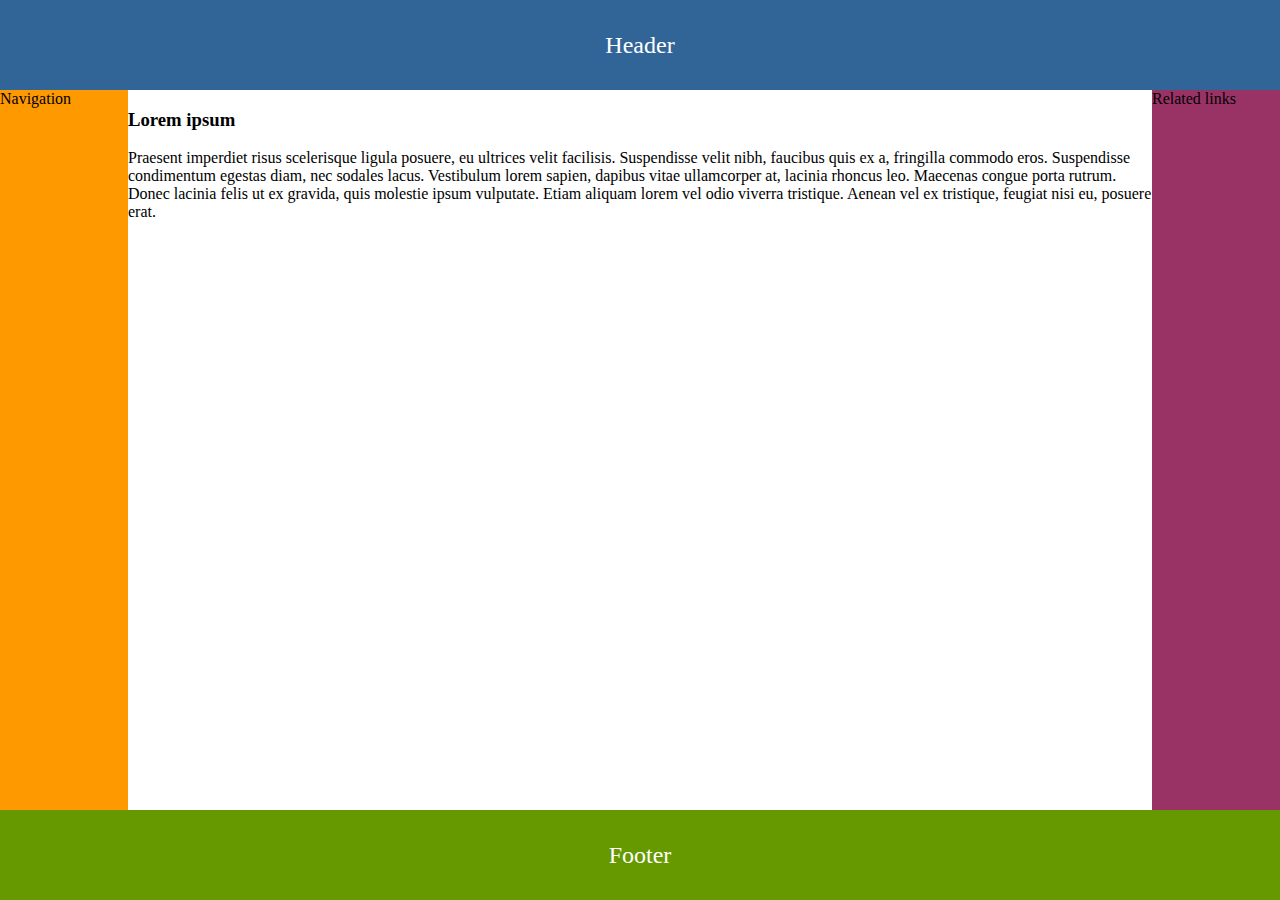
<file: Task_1.2/Grid/index.html>
<!DOCTYPE html>
<html>
  <head>
    <link rel="stylesheet" href="styles.css" />
    <meta charset="utf-8" />
    <title>Grid</title>
  </head>

  <body class="container__body">
    <header class="header">Header</header>

    <nav class="nav">Navigation</nav>
    <div class="container__article">
      <h3>Lorem ipsum</h3>
      <p>
        Praesent imperdiet risus scelerisque ligula posuere, eu ultrices velit
        facilisis. Suspendisse velit nibh, faucibus quis ex a, fringilla commodo
        eros. Suspendisse condimentum egestas diam, nec sodales lacus.
        Vestibulum lorem sapien, dapibus vitae ullamcorper at, lacinia rhoncus
        leo. Maecenas congue porta rutrum. Donec lacinia felis ut ex gravida,
        quis molestie ipsum vulputate. Etiam aliquam lorem vel odio viverra
        tristique. Aenean vel ex tristique, feugiat nisi eu, posuere erat.
      </p>
    </div>
    <aside class="rel-links">Related links</aside>
    <footer class="footer">Footer</footer>
  </body>
</html>
</file>
<file: Task_1.1/styles.css>
.article {
    display: flex;
    align-items: center;
    flex-direction: column;
    margin-right: 5%;
    margin-left: 5%;
    margin-bottom: 0.5%;
    margin-top: 0.5%;
}

.headline__title, .headline__caption--large ,.headline__caption--small {
    margin-top: 0.5%;
    margin-bottom: 0.5%;
}

.headline__title {
    font-size: 4em;
}
.headline__caption--large {
    font-size: 2.5em;
}
.headline__caption--small {
    font-size: 1.5em;
}


.timeline {
    display: flex;
    flex-direction: column;
    justify-content: flex-start;
    margin-top: 3%;
    width: 100%;
}

.timeline__table li span {
    font-weight: bold;
}


.link--external:link{
    text-decoration: none;
    color: #0072BB;
}
.link--external:visited{
    color: #0072BB;
}
</file>
<file: Task_1.3/styles.css>
:root {
    --blue: #558193;
    --green: #00BB92;
    --grey-light: #D6D6D6;
    --grey: #bab5b5;
    --grey-dark: #666;
    --white: #FCFCFC;
}

body {
    background-color: var(--blue);
    display: flex;
    justify-content: center;
}
.account-create {
    background-color: var(--white);
    width: 860px;
    border-radius: 2%;

}

.account-create div {
    margin: 15px;
}

.account-create input[type="text"], input[type="password"], textarea {
    border-radius: 5px;
    border-color: var(--grey-light);
    width: 365px;
    height: 35px;
    font-size: large;
    padding: 5px 10px;
}

label {
    color: var(--green);
    font-size: x-large;
    font-weight: 550;
}

.break {
    flex-basis: 100%;
    height: 0;
}

input + label {
    color: var(--grey-dark);
    font-weight: 500;
}


.heading {
    display: flex;
    justify-content: center;
    font-size: x-large;
    color: var(--grey-dark);
}

.container {
    display: flex;
    flex-direction: column;
}

.container input[type="text"]::placeholder,input[type="password"]::placeholder {
    color: var(--grey);
}

.authorization-fields > div{
    display: flex;
    justify-content: center;
}


.emails {
    display: flex;
    flex-direction: column;
}
.emails input[type="text"] {
    width: 780px;
}


.personal-info > div {
    display: flex;
    justify-content: space-between;
}


.income select {
    width: 300px;
    height: 35px;
    border-radius: 5px;
    border-color: var(--grey-light);
    font-size: large;
}

.income div {
    width: 360px;
}

.income div .slider {
    width: 280px;
    accent-color: grey;
    
}

.income output {
    background-color: #00BB92;
    padding: 7px 7px;
    color: white;
    border-radius: 5px;
    font-size: x-large;

}

.personal-info .input-file {
    font-size: large;
}

.bio textarea {
    width: 810px;
    height: 100px;
}

.submit-button {
    display: flex;
    justify-content: flex-end;
    margin-right: 50px;
}

.submit-button input  {
    background-color: var(--green);
    padding: 10px 15px;
    border-radius: 7px;
    border-color: var(--green);
    color: var(--white);
    font-size: x-large;
}
</file>
<file: Task_1.4/styles.css>
:root {
    --grey-dark-extra: #1E1E1E;
    --yellow: #FFC503;
}


@keyframes food__move {
    0% {
        transform: translateX(0);
        opacity: 1;
    }
    93% {
        opacity: 1;
    }
    
    94% {
        opacity: 0;
    }

    100% {
        transform: translateX(-800px);
        opacity: 0;
    }
}

@keyframes pacman__eat {
    0% {
            clip-path: polygon(100% 75%, 50% 50%, 100% 25%);
        }
    
        25% {
            clip-path: polygon(100% 62.5%, 50% 50%, 100% 37.5%);
        }
    
        50% {
            clip-path: polygon(100% 50%, 50% 50%, 100% 50%);
        }
    
        75% {
            clip-path: polygon(100% 62.5%, 50% 50%, 100% 37.5%);
        }
    
        100% {
            clip-path: polygon(100% 75%, 50% 50%, 100% 25%);
        }
}

body {
    background-color: var(--grey-dark-extra);
    height: 100vh;
    width: 100vw;
    margin: 0;
    display: flex;
    justify-content: center;
}

.container {
    display: flex;
    justify-content: space-between;
    align-items: center;
    height: 100vh;
    width: 800px;
    position: relative;
}

.pacman {
    margin: 0;
    background-color: var(--yellow);
    border-radius: 50%;
    width: 100px;
    height: 100px;
    position: relative;
}

.pacman__mouth {
    position: absolute;
    width: 100%;
    height: 100%;
    background-color: var(--grey-dark-extra);
    clip-path: polygon(100% 75%, 50% 50%, 100% 25%);

    animation-name: pacman__eat;
    animation-duration: 1s;
    animation-iteration-count: infinite;
    animation-timing-function: linear;
}

.food {
    background-color: white;
    width: 15px;
    height: 15px;
    border-radius: 50%;
    position: absolute;
    right: -15px;
    bottom: 49%;
    opacity: 0;
    animation-name: food__move;
    animation-duration: 7s;
    animation-iteration-count: infinite;
    animation-timing-function: linear;
}

.food:nth-child(2) {
    animation-delay: 1s;
}
.food:nth-child(3) {
    animation-delay: 2s;
}
.food:nth-child(4) {
    animation-delay: 3s;
}
.food:nth-child(5) {
    animation-delay: 4s;
}
.food:nth-child(6) {
    animation-delay: 5s;
}
.food:nth-child(7) {
    animation-delay: 6s;
}
</file>
<file: Task_1.5/styles.css>
html,body {
    width: 100vw;
    margin: 0;
}
body::-webkit-scrollbar {
    display: none;
}
.parallax {
    height: 100vh;
    background-repeat: no-repeat;
    background-size: cover;
    display: flex;
    justify-content: center;
    align-items: center;
    font-size: xx-large;
}

.parallax:nth-child(1) {
    background-image: url("images/summer.jpg");
    color: white;
}
.parallax:nth-child(2) {
    background-image: url("images/fall.jpg");
    color: white;
}
.parallax:nth-child(3) {
    background-image: url("images/winter.jpg");
    color: black;
}
.parallax:nth-child(4) {
    background-image: url("images/spring.jpg");
    color: black;
}
</file>
<file: Task_1.6/styles.css>
body {
    display: flex;
    margin: 0;
}

.nav {
    height: 100vh;
    border-right: solid 5px black;
    background-image: linear-gradient(#ECEBEC, #D0CFD0);
    position: fixed;
    padding-right: 5px;
}
.nav h2 {
    width: 216px;
    padding: 10px 5px;
    margin: 0;
}

.nav ul {
    list-style-type: none;
    display: flex;
    flex-direction: column;
    align-items: flex-start;
    padding-left: 0;
    margin: 0;
}

.nav li {
    border-top: solid 5px #CCCBCC;
    width: 100%;
    font-size: large;
    padding: 10px 0px 10px 5px;
}

.nav li a:link, a:visited {
    text-decoration: none;
    color: black;
}

.content {
    margin-left: 250px;
}
</file>
<file: Task_1.7/styles.css>
body {
    margin: 0;
    height: 100vh;
    overflow: hidden;
}


.slide {
    display: flex;
    height: 100vh;
    align-items: center;
    justify-content: flex-end;
    flex-direction: column;
    background-size: cover;
}

.slide:nth-of-type(1) {
    background-image: url("images/material.jpg");
}
.slide:nth-of-type(2) {
    background-image: url("images/fluent.jpg");
}
.slide:nth-of-type(3) {
    background-image: url("images/human-interface.jpg");
}



.nav-arrows {
    display: flex;
    width: 960px;
    justify-content: space-between;
}

.nav-arrows .arrow {
    border: solid white;
    border-width: 0 8px 8px 0;
    display: inline-block;
    padding: 15px;
    margin: 0;
}

.right {
    transform: rotate(-45deg);
}
.left {
    transform: rotate(135deg);
}
.slide:nth-of-type(1) .arrow.left {
    border: solid rgba(255, 255, 255, 0.5);
    border-width: 0 8px 8px 0;
}
.slide:nth-of-type(3) .arrow.right {
    border: solid rgba(255, 255, 255, 0.5);
    border-width: 0 8px 8px 0;
}


.article {
    width: 960px;
    display: flex;
    flex-direction: column;
    align-items: center;
    color: white;
}

.article h1 {
    font-size: xxx-large;
    margin: 20px 0px;
}

.article p {
    font-size: x-large;
}


.nav-bullets button {
    height: 25px;
    width: 25px;
    border-radius: 50%;
    background-color: transparent;
    border-color: white;
}

.slide:nth-of-type(1) a:nth-of-type(1) button {
    background-color: white;
}
.slide:nth-of-type(2) a:nth-of-type(2) button {
    background-color: white;
}
.slide:nth-of-type(3) a:nth-of-type(3) button {
    background-color: white;
}

.slide .nav-bullets {
    margin: 0 0 50px 0;
}
</file>
<file: Task_1.8/css/index.css>
.intro {
  display: flex;
  flex-direction: column;
}
.intro .nav {
  display: flex;
  justify-content: center;
  align-items: center;
  margin: 30px 0;
}
.intro .nav .logo {
  color: #4A99D3;
  margin-right: 33%;
}
.intro .buttons {
  margin-right: 10%;
}
.intro .buttons .nav-button {
  border: 0;
  background-color: white;
  font-weight: 400;
  font-size: 18px;
  line-height: 19px;
  margin-left: 20px;
}
.intro .buttons .nav-button:nth-of-type(1) {
  color: #4A99D3;
  font-weight: 500;
}
.intro .content {
  display: flex;
  justify-content: center;
  align-items: center;
}
.intro .article {
  display: flex;
  flex-direction: column;
  width: 500px;
}
.intro .article .h1 {
  margin: 0 0 20px 0;
}
.intro .article .paragraph--large {
  font-weight: 400;
  font-size: 20px;
  line-height: 36px;
}
.intro .mockup-images {
  width: 525px;
  height: 550px;
  position: relative;
}
.intro .mockup-images .image:nth-of-type(1) {
  position: absolute;
  width: 240px;
  height: 458px;
  z-index: 1;
  top: 75px;
}
.intro .mockup-images .image:nth-of-type(2) {
  position: absolute;
  width: 280px;
  height: 534px;
  left: 170px;
}

@media only screen and (max-width: 960px) {
  .intro .content {
    display: flex;
    flex-direction: column;
    justify-content: center;
    align-items: center;
  }
}
.use-cases {
  display: flex;
  justify-content: center;
}
.use-cases .section {
  position: relative;
  height: 850px;
  width: 500px;
}
.use-cases .section:nth-of-type(1) .h2:nth-child(1) {
  position: absolute;
  top: 0;
  left: 0;
}
.use-cases .section:nth-of-type(1) .article:nth-child(2) {
  position: absolute;
  bottom: 20%;
  left: 15%;
}
.use-cases .section:nth-of-type(2) .article:nth-of-type(1) {
  position: absolute;
  right: 0;
  top: 0;
}
.use-cases .section:nth-of-type(2) .article:nth-of-type(2) {
  position: absolute;
  right: 0;
  bottom: 0;
}
.use-cases .h2 {
  width: 395px;
}
.use-cases .article {
  display: flex;
  flex-direction: column;
  align-items: center;
}
.use-cases .article .image {
  width: 150px;
  height: 150px;
}
.use-cases .article .paragraph {
  width: 284px;
}
.use-cases .article .h6 {
  color: #4A99D3;
}

@media only screen and (max-width: 960px) {
  .use-cases {
    display: flex;
    flex-direction: column;
    justify-content: center;
    align-items: center;
  }
}
.set-up {
  display: flex;
  flex-direction: column;
  align-items: center;
}
.set-up .h3 {
  color: #4A99D3;
}
.set-up .container {
  display: flex;
}
.set-up .container .article {
  display: flex;
  flex-direction: column;
  align-items: center;
  width: 224px;
  text-align: center;
}

.feedback {
  display: flex;
  flex-direction: column;
  align-items: center;
}
.feedback .container {
  display: flex;
  justify-content: space-evenly;
  align-items: center;
}
.feedback .container .article {
  width: 418px;
  display: flex;
  flex-direction: column;
  margin-left: 200px;
}

@media only screen and (max-width: 960px) {
  .feedback .container {
    display: flex;
    flex-direction: column;
    justify-content: center;
    align-items: center;
  }
}
.download {
  margin-top: 100px;
  margin-bottom: 100px;
  display: flex;
  justify-content: center;
  align-items: center;
}
.download .mockup-images {
  width: 600px;
  height: 450px;
  position: relative;
}
.download .mockup-images .image {
  width: 180px;
}
.download .mockup-images .image:nth-of-type(1) {
  position: absolute;
  left: 0;
}
.download .mockup-images .image:nth-of-type(2) {
  position: absolute;
  left: 20%;
  bottom: 10%;
  width: 240px;
  z-index: 1;
}
.download .mockup-images .image:nth-of-type(3) {
  position: absolute;
  right: 20%;
}
.download .article {
  text-align: center;
  width: 444px;
}

@media only screen and (max-width: 960px) {
  .download {
    display: flex;
    flex-direction: column;
    justify-content: center;
    align-items: center;
  }
}
.footer {
  background-color: #4A99D3;
  display: flex;
  flex-direction: column;
  color: white;
  padding-top: 50px;
}
.footer .container {
  display: flex;
  justify-content: space-evenly;
}
.footer .nav-category .h3 {
  text-decoration: underline;
}
.footer .news-sub {
  width: 394px;
}
.footer .news-sub .input-email {
  width: 268px;
  height: 50px;
}
.footer .news-sub .button {
  width: 110px;
  height: 55px;
  background-color: white;
  border: 0;
  color: #4A99D3;
}
.footer .footer-footer {
  padding: 20px 0;
  display: flex;
  border-top: solid 2px white;
  justify-content: space-around;
}

body {
  font-family: "Objective";
  font-style: normal;
  margin: 0;
}

.home {
  display: flex;
  flex-direction: column;
  align-items: center;
}
.home section {
  width: 100vw;
}

.paragraph {
  font-weight: 400;
  font-size: 16px;
  line-height: 24px;
}

.h1 {
  font-weight: 500;
  font-size: 60px;
  line-height: 70px;
}

.h2 {
  font-weight: 500;
  font-size: 36px;
  line-height: 46px;
}

.h3 {
  font-weight: 700;
  font-size: 26px;
  line-height: 27px;
}

.h4 {
  font-weight: 500;
  font-size: 20px;
  line-height: 30px;
}

.h5 {
  font-weight: 500;
  font-size: 18px;
  line-height: 19px;
}

.h6 {
  font-weight: 500;
  font-size: 14px;
  line-height: 30px;
}

.logo {
  font-weight: 700;
  font-size: 34px;
  line-height: 35px;
}

/*# sourceMappingURL=index.css.map */
</file>
<file: Task_1.2/Flex/styles.css>
html {
    height: 100%;
}

.header,
.footer {
    display: flex;
    align-items: center;
    justify-content: center;
    font-size: x-large;
    color: white;
    height: 108px;
}

.header {
    background-color: #326597;
}
.footer {
    background-color: #690;
}


.nav {
    background-color: #FE9900;
    width: 320px;
}

.rel-links{
    background-color:#936;
    width: 320px;
}


.flex-container__body {
    display: flex;
    flex-direction: column;
    height: 100%;
    margin: 0 0;

}

.flex-container__content {
    display: flex;
    flex-direction: row;
    height: 864px;
}

.flex-container__article {
    padding: 20px 20px;
    display: flex;
    flex-direction: column;
    width: 1280px;
}


@media only screen and (max-width: 900px) {
    .flex-container__content {
        display: flex;
        flex-direction: column;
        height: 864px;
        max-width: 900px;
    }

    .flex-container__article {
        height: 100%;
    }

    .nav,
    .rel-links {
        height: 80px;
        width: auto;
    }
    .flex-container__article{
        width: auto;
    }
}
</file>
<file: Task_1.2/Grid/styles.css>
.container__body {
    display: grid;
    grid-template-columns: 10% 40% 40% 10%;
    grid-template-rows: 10% 80% 10%;
    grid-template-areas:
        "header header header header"
        "nav main main rel-links"
        "footer footer footer footer";
    margin: 0 0;
}

.header {
    grid-area: header;
    background-color: #326597;
    color: white;
    display: flex;
    justify-content: center;
    align-items: center;
    font-size: 1.5em;
}

.container__article {
    grid-area: main;
    height: 100%;
}

.rel-links {
    grid-area: rel-links;
    background-color: #936;
}

.footer {
    grid-area: footer;
    background-color: #690;
    color: white;
    display: flex;
    justify-content: center;
    align-items: center;
    font-size: 1.5em;
    
}

.nav {
    grid-area: nav;
    background-color: #FE9900;
}

html, body {
    height: 100%;
}

@media only screen and (max-width: 900px) {
.container__body {
        display: grid;
        grid-template-columns: 100%;
        grid-template-rows: 10% 8% 64% 8% 10%;
        grid-template-areas:
            "header"
            "nav"
            "main"
            "rel-links"
            "footer";
        margin: 0 0;
    }
}
</file>
